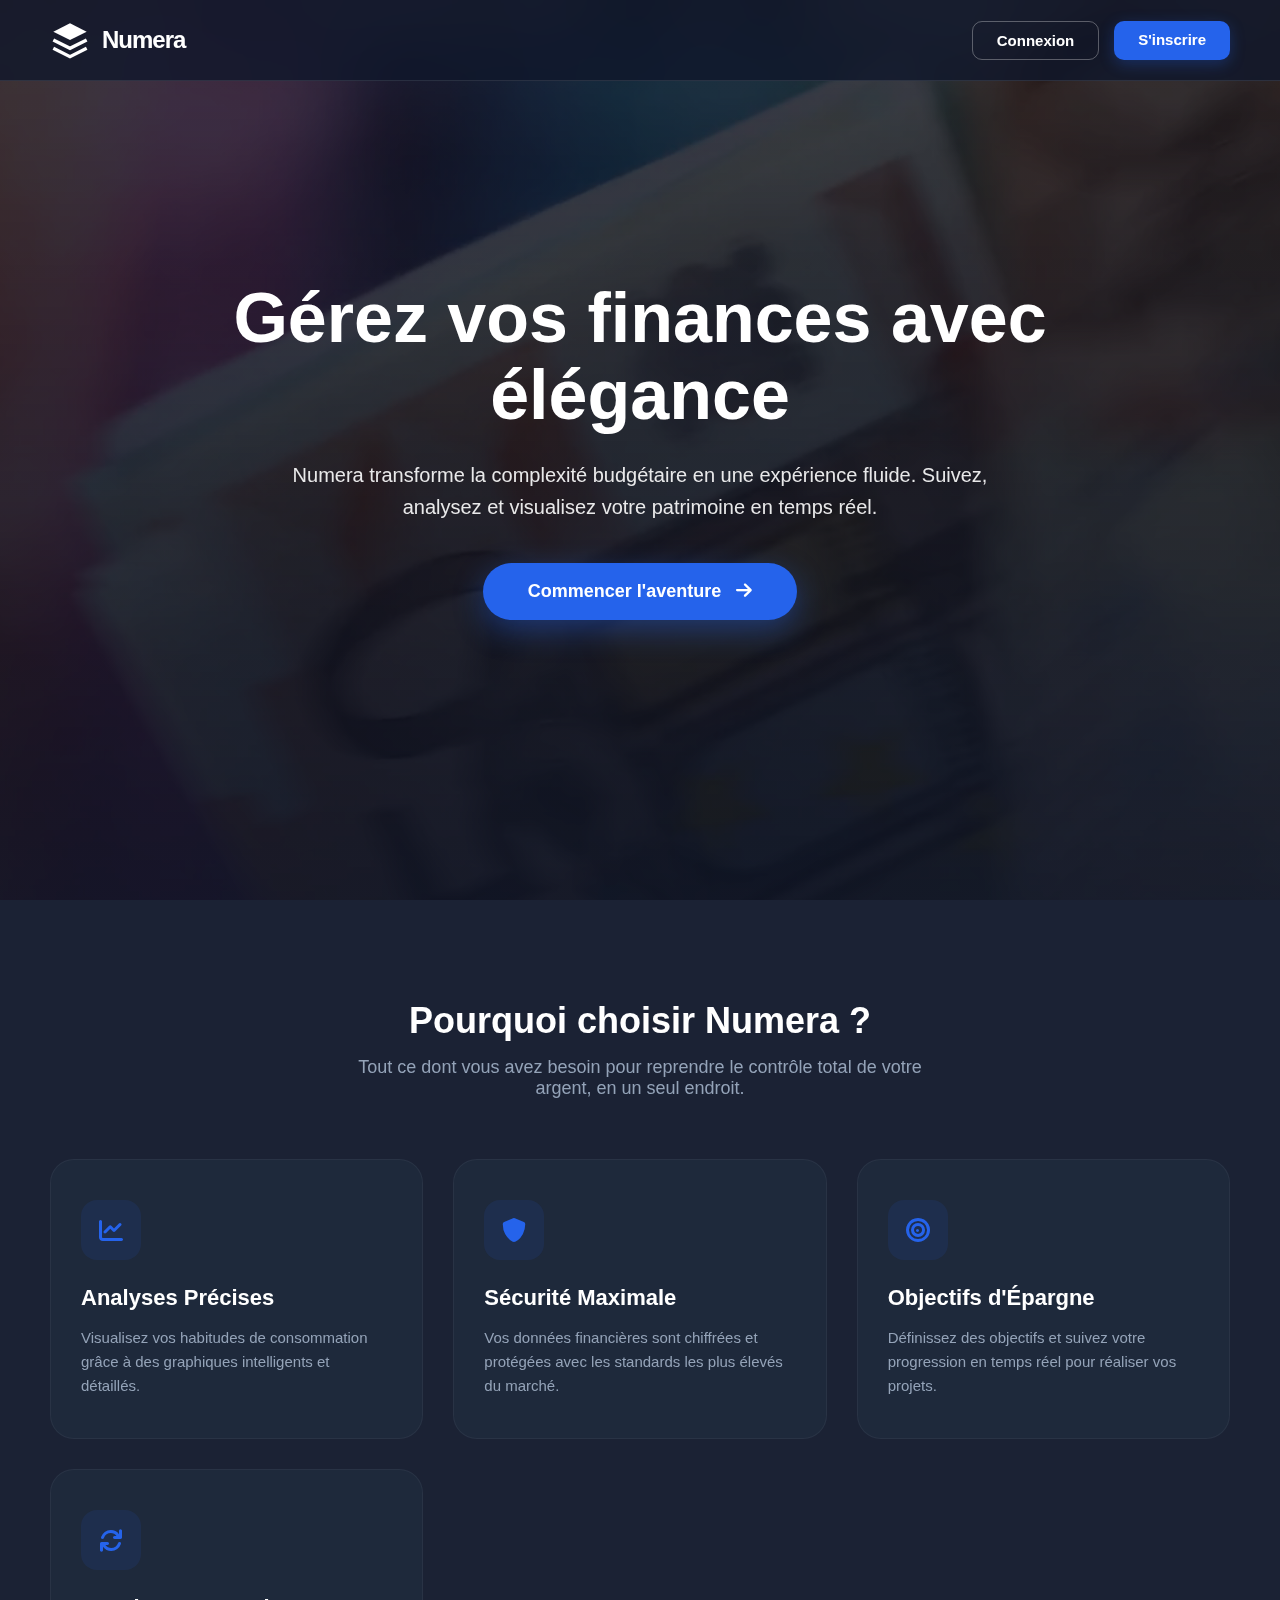
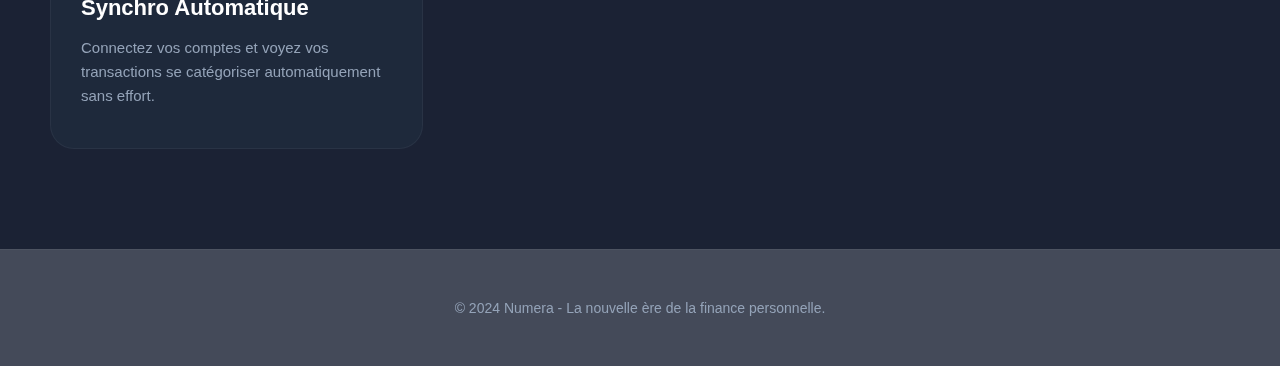
<file: index.html>
<!DOCTYPE html>
<html lang="fr">

<head>
    <meta charset="UTF-8">
    <meta name="viewport" content="width=device-width, initial-scale=1.0">
    <title>Numera - Maîtrisez vos Finances</title>
    <link rel="stylesheet" href="https://cdnjs.cloudflare.com/ajax/libs/font-awesome/6.0.0/css/all.min.css">

    <style>
        /* --- VARIABLES --- */
        :root {
            --primary: #2563eb;
            --primary-dark: #1e40af;
            --navy-dark: #0f172ac7;
            --navy-light: #1e293b;
            --white: #ffffff;
            --text-light: rgba(255, 255, 255, 0.9);
            --text-muted: #94a3b8;
        }

        /* --- RESET & BASE --- */
        * {
            margin: 0;
            padding: 0;
            box-sizing: border-box;
            font-family: 'Inter', -apple-system, sans-serif;
        }

        html {
            scroll-behavior: smooth;
        }

        body {
            background-color: var(--navy-dark);
            color: white;
            overflow-x: hidden;
        }

        /* --- HEADER --- */
        header {
            position: fixed;
            top: 0;
            left: 0;
            width: 100%;
            display: flex;
            justify-content: space-between;
            align-items: center;
            padding: 20px 50px;
            z-index: 1000;
            background: rgba(15, 23, 42, 0.8);
            backdrop-filter: blur(12px);
            border-bottom: 1px solid rgba(255, 255, 255, 0.1);
        }

        .logo {
            display: flex;
            align-items: center;
            gap: 12px;
            color: white;
            text-decoration: none;
        }

        .logo h2 {
            font-size: 24px;
            font-weight: 800;
            letter-spacing: -1px;
        }

        .nav-btns {
            display: flex;
            gap: 15px;
        }

        .btn {
            padding: 10px 24px;
            border-radius: 10px;
            font-weight: 600;
            text-decoration: none;
            transition: all 0.3s ease;
            font-size: 15px;
        }

        .btn-login {
            color: white;
            border: 1px solid rgba(255, 255, 255, 0.3);
        }

        .btn-login:hover {
            background: rgba(255, 255, 255, 0.1);
        }

        .btn-signup {
            background: var(--primary);
            color: white;
            box-shadow: 0 4px 15px rgba(37, 99, 235, 0.3);
        }

        .btn-signup:hover {
            background: var(--primary-dark);
            transform: translateY(-2px);
        }

        /* --- SECTION HERO (VIDEO BG) --- */
        .hero {
            position: relative;
            height: 100vh;
            width: 100%;
            display: flex;
            align-items: center;
            justify-content: center;
            text-align: center;
            padding: 0 20px;
        }

        .video-container {
            position: absolute;
            top: 0;
            left: 0;
            width: 100%;
            height: 100%;
            z-index: -2;
            overflow: hidden;
        }

        #bg-video {
            width: 100%;
            height: 100%;
            object-fit: cover;
            filter: brightness(0.3);
        }

        .overlay {
            position: absolute;
            top: 0;
            left: 0;
            width: 100%;
            height: 100%;
            background: linear-gradient(to bottom, rgba(15, 23, 42, 0.2), var(--navy-dark));
            z-index: -1;
        }

        .hero-content {
            max-width: 900px;
            z-index: 10;
        }

        .hero-content h1 {
            font-size: clamp(40px, 8vw, 70px);
            font-weight: 900;
            line-height: 1.1;
            margin-bottom: 25px;
            color: white;
        }

        .hero-content p {
            font-size: clamp(16px, 4vw, 20px);
            color: var(--text-light);
            margin-bottom: 40px;
            line-height: 1.6;
            max-width: 700px;
            margin-inline: auto;
        }

        .cta-main {
            padding: 18px 45px;
            background: var(--primary);
            color: white;
            text-decoration: none;
            border-radius: 50px;
            font-size: 18px;
            font-weight: 700;
            display: inline-block;
            transition: 0.3s;
            box-shadow: 0 10px 30px rgba(37, 99, 235, 0.4);
        }

        .cta-main:hover {
            transform: scale(1.05);
            background: var(--primary-dark);
        }

        /* --- SECTION FONCTIONNALITÉS --- */
        .features {
            padding: 100px 50px;
            background-color: var(--navy-dark);
            text-align: center;
        }

        .features-header {
            margin-bottom: 60px;
        }

        .features-header h2 {
            font-size: 36px;
            font-weight: 800;
            margin-bottom: 15px;
        }

        .features-header p {
            color: var(--text-muted);
            font-size: 18px;
            max-width: 600px;
            margin: 0 auto;
        }

        .features-grid {
            display: grid;
            grid-template-columns: repeat(auto-fit, minmax(280px, 1fr));
            gap: 30px;
            max-width: 1200px;
            margin: 0 auto;
        }

        .feature-card {
            background: var(--navy-light);
            padding: 40px 30px;
            border-radius: 24px;
            transition: all 0.3s ease;
            border: 1px solid rgba(255, 255, 255, 0.05);
            text-align: left;
        }

        .feature-card:hover {
            transform: translateY(-10px);
            border-color: var(--primary);
            box-shadow: 0 20px 40px rgba(0, 0, 0, 0.3);
        }

        .feature-icon {
            width: 60px;
            height: 60px;
            background: rgba(37, 99, 235, 0.1);
            color: var(--primary);
            display: flex;
            align-items: center;
            justify-content: center;
            border-radius: 16px;
            font-size: 24px;
            margin-bottom: 25px;
        }

        .feature-card h3 {
            font-size: 22px;
            margin-bottom: 15px;
            font-weight: 700;
        }

        .feature-card p {
            color: var(--text-muted);
            line-height: 1.6;
            font-size: 15px;
        }

        /* --- FOOTER SIMPLE --- */
        footer {
            padding: 50px;
            text-align: center;
            border-top: 1px solid rgba(255, 255, 255, 0.05);
            color: var(--text-muted);
            font-size: 14px;
        }

        /* --- RESPONSIVE --- */
        @media (max-width: 768px) {
            header { padding: 15px 20px; }
            .features { padding: 60px 20px; }
            .hero-content h1 { font-size: 40px; }
        }
    </style>
</head>

<body>

    <header>
        <a href="#" class="logo">
            <svg width="40" height="40" viewBox="0 0 24 24" fill="none" xmlns="http://www.w3.org/2000/svg">
                <path d="M12 2L2 7L12 12L22 7L12 2Z" fill="currentColor"></path>
                <path d="M2 17L12 22L22 17" stroke="currentColor" stroke-width="2"></path>
                <path d="M2 12L12 17L22 12" stroke="currentColor" stroke-width="2"></path>
            </svg>
            <h2>Numera</h2>
        </a>
        <div class="nav-btns">
            <a href="./connexion.html" class="btn btn-login">Connexion</a>
            <a href="./inscription.html" class="btn btn-signup">S'inscrire</a>
        </div>
    </header>

    <section class="hero">
        <div class="video-container">
            <video autoplay muted loop playsinline id="bg-video">
                <source src="./assets/4853-180863249_medium.mp4" type="video/mp4">
            </video>
        </div>
        <div class="overlay"></div>

        <div class="hero-content">
            <h1 id="hero-title">Gérez vos finances avec élégance</h1>
            <p>Numera transforme la complexité budgétaire en une expérience fluide. Suivez, analysez et visualisez votre
                patrimoine en temps réel.</p>
            <a href="./inscription.html" class="cta-main">Commencer l'aventure <i class="fas fa-arrow-right"
                    style="margin-left: 10px;"></i></a>
        </div>
    </section>

    <section class="features">
        <div class="features-header">
            <h2>Pourquoi choisir Numera ?</h2>
            <p>Tout ce dont vous avez besoin pour reprendre le contrôle total de votre argent, en un seul endroit.</p>
        </div>

        <div class="features-grid">
            <div class="feature-card">
                <div class="feature-icon"><i class="fas fa-chart-line"></i></div>
                <h3>Analyses Précises</h3>
                <p>Visualisez vos habitudes de consommation grâce à des graphiques intelligents et détaillés.</p>
            </div>

            <div class="feature-card">
                <div class="feature-icon"><i class="fas fa-shield-alt"></i></div>
                <h3>Sécurité Maximale</h3>
                <p>Vos données financières sont chiffrées et protégées avec les standards les plus élevés du marché.</p>
            </div>

            <div class="feature-card">
                <div class="feature-icon"><i class="fas fa-bullseye"></i></div>
                <h3>Objectifs d'Épargne</h3>
                <p>Définissez des objectifs et suivez votre progression en temps réel pour réaliser vos projets.</p>
            </div>

            <div class="feature-card">
                <div class="feature-icon"><i class="fas fa-sync"></i></div>
                <h3>Synchro Automatique</h3>
                <p>Connectez vos comptes et voyez vos transactions se catégoriser automatiquement sans effort.</p>
            </div>
        </div>
    </section>

    <footer>
        <p>&copy; 2024 Numera - La nouvelle ère de la finance personnelle.</p>
    </footer>

    <script>
        document.addEventListener('DOMContentLoaded', () => {
            const title = document.getElementById('hero-title');
            title.style.opacity = '0';
            title.style.transform = 'translateY(20px)';
            title.style.transition = 'all 1s ease-out';

            setTimeout(() => {
                title.style.opacity = '1';
                title.style.transform = 'translateY(0)';
            }, 300);
        });
    </script>

</body>

</html>
</file>
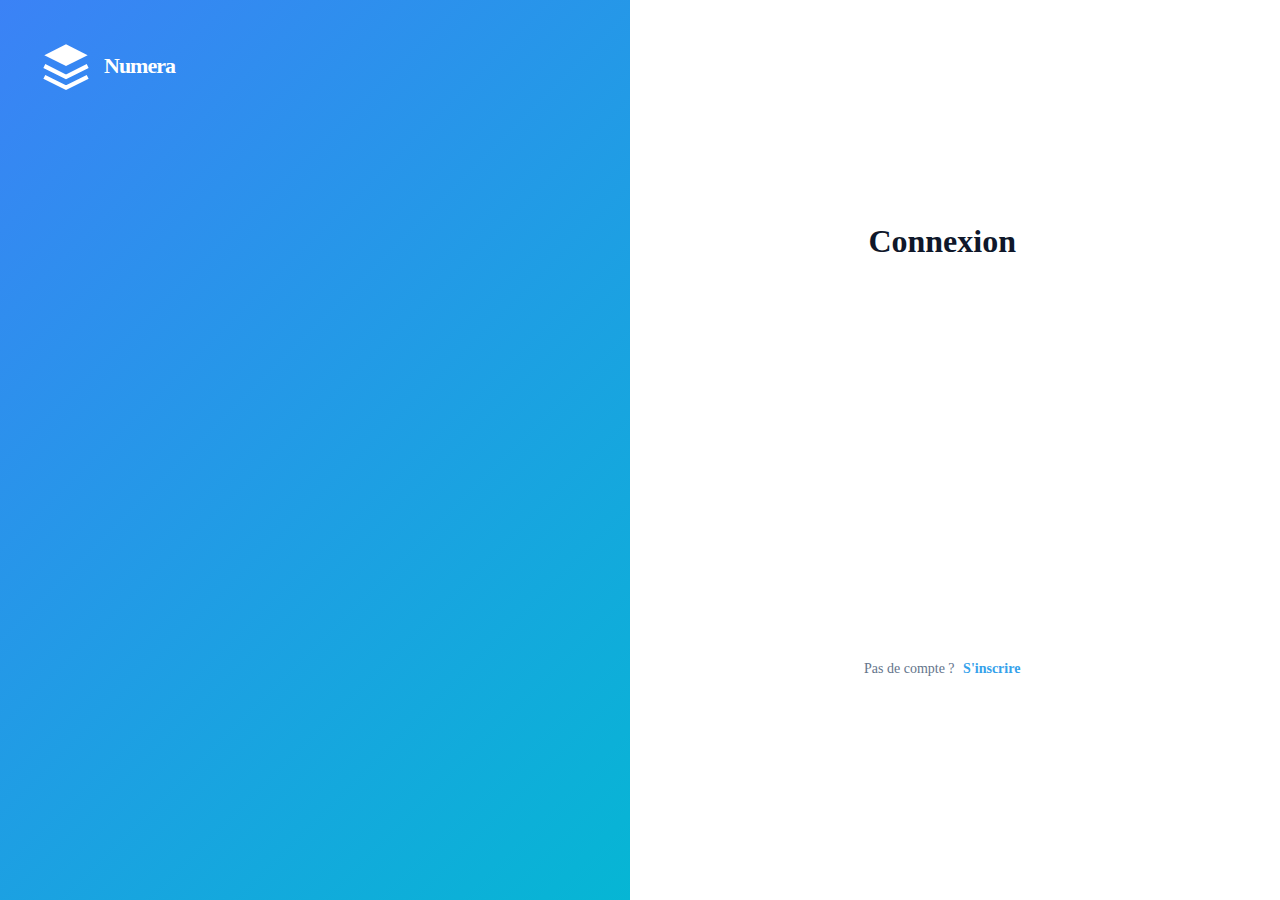
<file: budget.html>
<!DOCTYPE html>
<html lang="fr">

<head>
    <meta charset="UTF-8">
    <meta name="viewport" content="width=device-width, initial-scale=1.0">
    <link rel="stylesheet" href="https://cdnjs.cloudflare.com/ajax/libs/font-awesome/6.4.0/css/all.min.css">
    <link rel="stylesheet" href="./css/budget.css">
    <title>Budgets - Numera</title>
    <link rel="icon" type="image/svg+xml" href="./img/icon.svg">
</head>

<body>

    <div class="content">

        <aside>
            <div class="side">
                <div class="img">
                    <svg width="52" height="52" viewBox="0 0 24 24" fill="none" xmlns="http://www.w3.org/2000/svg">
                        <path d="M12 2L2 7L12 12L22 7L12 2Z" fill="currentColor"></path>
                        <path d="M2 17L12 22L22 17" stroke="currentColor" stroke-width="2"></path>
                        <path d="M2 12L12 17L22 12" stroke="currentColor" stroke-width="2"></path>
                    </svg>
                    <p>Numera</p>
                </div>
                <div class="separed"></div>
                <div class="nav">
                    <a href="./dasboard.html"><i class="fas fa-home"></i><span data-i18n="navDashboard">Dashboard</span></a>
                    <a href="./transaction.html"><i class="fas fa-exchange-alt"></i><span data-i18n="navTransaction">Transaction</span></a>
                    <a href="./budget.html"><i class="fas fa-piggy-bank"></i><span data-i18n="navBudget">Budget</span></a>
                    <a href="./profil.html"><i class="fas fa-user"></i><span data-i18n="navProfil">Profil</span></a>
                </div>
            </div>

            <div class="side">
                <div class="separed"></div>
                <div class="nav">
                    <a href="./parametre.html"><i class="fas fa-cog"></i><span data-i18n="navParametres">Parametres</span></a>
                    <a href="./deconnexion.html" id="logoutLink"><i
                            class="fas fa-right-from-bracket"></i><span data-i18n="navDeconnexion">Deconnexion</span></a>
                </div>
            </div>
        </aside>

        <main class="main-content" role="main">
            <header class="page-header">
                <h1 data-i18n="budget">Budgets</h1>
                <p data-i18n="marketingText">Optimisez vos finances avec des outils professionnels de suivi budgétaire.</p>
            </header>

            <section class="budget-summary" aria-labelledby="summary-heading">
                <h2 id="summary-heading" class="sr-only">Résumé des Budgets</h2>

                <div class="summary-cards">
                    <div class="summary-card">
                        <i class="fas fa-euro-sign"></i>
                        <div>
                            <h3 data-i18n="totalBudgeted">Total Budgétisé</h3>
                            <p id="totalBudgeted">0 €</p>
                        </div>
                    </div>
                    <div class="summary-card">
                        <i class="fas fa-chart-line"></i>
                        <div>
                            <h3 data-i18n="totalSpent">Total Dépensé</h3>
                            <p id="totalSpent">0 €</p>
                        </div>
                    </div>
                    <div class="summary-card">
                        <i class="fas fa-balance-scale"></i>
                        <div>
                            <h3 data-i18n="balance">Équilibre</h3>
                            <p id="balance">0 €</p>
                        </div>
                    </div>
                </div>

                <div class="summary-cards" style="margin-top: 20px;">
                    <div class="summary-card stat-card">
                        <div class="stat-info"
                            style="display: flex; justify-content: space-between; width: 100%; align-items: center;">
                            <h3 data-i18n="activeBudgets">Budgets Actifs</h3>
                            <span id="activeBudgetsCount"
                                style="font-size: 1.5rem; font-weight: bold; color: #10b981;">0</span>
                        </div>
                    </div>
                    <div class="summary-card stat-card">
                        <div class="stat-info"
                            style="display: flex; justify-content: space-between; width: 100%; align-items: center;">
                            <h3 data-i18n="exceededBudgets">Budgets Dépassés</h3>
                            <span id="overspentBudgetsCount"
                                style="font-size: 1.5rem; font-weight: bold; color: #ef4444;">0</span>
                        </div>
                    </div>
                    <div class="summary-card stat-card">
                        <div class="stat-info"
                            style="display: flex; justify-content: space-between; width: 100%; align-items: center;">
                            <h3 data-i18n="totalBudgets">Total Budgets</h3>
                            <span id="totalBudgetsCount"
                                style="font-size: 1.5rem; font-weight: bold; color: #1e293b;">0</span>
                        </div>
                    </div>
                </div>
            </section>

            <section class="add-budget-section" aria-labelledby="add-budget-heading">
                <div class="section-header">
                    <h2 id="add-budget-heading" data-i18n="createNewBudget">Créer un Nouveau Budget</h2>
                </div>
                <form class="budget-form" id="budgetForm" novalidate>
                    <div class="form-row">
                        <div class="form-group">
                            <label for="budgetName" data-i18n="budgetName">Nom du Budget <span class="required">*</span></label>
                            <input type="text" id="budgetName" name="budgetName" placeholder="Ex: Courses alimentaires"
                                required aria-describedby="nameHelp">
                            <small id="nameHelp" class="form-help" data-i18n="budgetNameHelp">Choisissez un nom descriptif pour votre
                                budget.</small>
                        </div>
                        <div class="form-group">
                            <label for="budgetAmount" data-i18n="amount">Montant (€) <span class="required">*</span></label>
                            <input type="number" id="budgetAmount" name="budgetAmount" placeholder="0.00" min="0.01"
                                step="0.01" required aria-describedby="amountHelp">
                            <small id="amountHelp" class="form-help" data-i18n="maxAmountHint">Entrez le montant maximum alloué.</small>
                        </div>
                    </div>
                    <div class="form-row">
                        <div class="form-group">
                            <label for="budgetCategory" data-i18n="selectCategory">Catégorie <span class="required">*</span></label>
                            <select id="budgetCategory" name="budgetCategory" required aria-describedby="categoryHelp">
                                <option value="">Sélectionnez une catégorie</option>
                                <option value="alimentation" data-icon="fas fa-utensils" data-i18n="food">Alimentation</option>
                                <option value="transport" data-icon="fas fa-car" data-i18n="transport">Transport</option>
                                <option value="loisirs" data-icon="fas fa-gamepad" data-i18n="leisure">Loisirs</option>
                                <option value="sante" data-icon="fas fa-heartbeat" data-i18n="health">Santé</option>
                                <option value="logement" data-icon="fas fa-home" data-i18n="housing">Logement</option>
                                <option value="education" data-icon="fas fa-graduation-cap" data-i18n="education">Éducation</option>
                                <option value="autre" data-icon="fas fa-ellipsis-h" data-i18n="other">Autre</option>
                            </select>
                            <small id="categoryHelp" class="form-help" data-i18n="categorizeBudget">Catégorisez votre budget pour un meilleur
                                suivi.</small>
                        </div>
                        <div class="form-group">
                            <label for="budgetPeriod" data-i18n="period">Période <span class="required">*</span></label>
                            <select id="budgetPeriod" name="budgetPeriod" required aria-describedby="periodHelp">
                                <option value="mensuel" data-i18n="monthly">Mensuel</option>
                                <option value="hebdomadaire" data-i18n="weekly">Hebdomadaire</option>
                                <option value="annuel" data-i18n="yearly">Annuel</option>
                            </select>
                            <small id="periodHelp" class="form-help" data-i18n="renewalFrequency">Définissez la fréquence de renouvellement.</small>
                        </div>
                    </div>
                    <div class="form-actions">
                        <button type="submit" class="btn-primary" id="submitBtn">
                            <i class="fas fa-plus"></i> <span data-i18n="createBudgetBtn">Créer le Budget</span>
                        </button>
                        <button type="reset" class="btn-secondary">
                            <i class="fas fa-undo"></i> <span data-i18n="resetBtn">Réinitialiser</span>
                        </button>
                    </div>
                </form>
            </section>

            <section class="budgets-list-section" aria-labelledby="budgets-list-heading">
                <div class="section-header">
                    <h2 id="budgets-list-heading" data-i18n="yourActiveBudgets">Vos Budgets Actifs</h2>
                    <div class="header-actions">
                        <button class="btn-filter" id="filterBtn">
                            <i class="fas fa-filter"></i> <span data-i18n="filterBudgets">Filtrer</span>
                        </button>
                        <button class="btn-clear" id="clearAllBtn">
                            <i class="fas fa-trash-alt"></i> <span data-i18n="clearAllBudgets">Tous supprimer</span>
                        </button>
                    </div>
                </div>
                <div class="budgets-container" id="budgetsContainer" role="list">
                </div>
                <div id="noBudgetsMessage" class="no-data">
                    <i class="fas fa-inbox"></i>
                    <p data-i18n="noBudgetMessage">Aucun budget créé pour le moment. Commencez par en ajouter un !</p>
                </div>
            </section>
        </main>
    </div>

    <div class="modal" id="editModal" role="dialog" aria-labelledby="editModalTitle" aria-hidden="true">
        <div class="modal-content">
            <div class="modal-header">
                <h3 id="editModalTitle" data-i18n="editBudget">Modifier le Budget</h3>
                <button class="modal-close" id="closeModal">&times;</button>
            </div>
            <form class="modal-form" id="editForm">
                <input type="hidden" id="editBudgetId">
                <div class="form-group">
                    <label for="editBudgetName" data-i18n="budgetName">Nom du Budget</label>
                    <input type="text" id="editBudgetName" required>
                </div>
                <div class="form-group">
                    <label for="editBudgetAmount" data-i18n="amount">Montant (€)</label>
                    <input type="number" id="editBudgetAmount" min="0.01" step="0.01" required>
                </div>
                <div class="form-actions">
                    <button type="submit" class="btn-primary" data-i18n="save">Enregistrer</button>
                    <button type="button" class="btn-secondary" id="cancelEdit" data-i18n="cancel">Annuler</button>
                </div>
            </form>
        </div>
    </div>

    <div id="confirmModal" class="modal">
        <div class="modal-content confirm-box">
            <i class="fas fa-exclamation-triangle warning-icon"></i>
            <h2 data-i18n="confirmation">Confirmation</h2>
            <p data-i18n="confirmDeleteBudget">Es-tu sûr de vouloir supprimer ce budget ?</p>
            <div class="confirm-btns">
                <button id="cancelDelete" class="btn-secondary" data-i18n="cancel">Annuler</button>
                <button id="confirmDelete" class="btn-danger" data-i18n="confirmDelete">Supprimer</button>
            </div>
        </div>
    </div>

    <div id="logoutModal" class="custom-modal2">
        <div class="modal-content2">
            <div class="modal-icon-warning" style="color: var(--primary-color);">
                <i class="fas fa-sign-out-alt"></i>
            </div>
            <h3 data-i18n="logout">Déconnexion</h3>
            <p data-i18n="logoutConfirmationMessage">Êtes-vous sûr de vouloir quitter votre session ?</p>
            <div class="modal-buttons">
                <button id="confirmLogoutBtn" class="btn-primary"
                    style="background-color: var(--primary-color); border:none; padding: 10px 24px; border-radius: 8px; color: white; cursor: pointer; font-weight: 600;" data-i18n="confirmLogout">Oui,
                    me déconnecter</button>
                <button id="cancelLogoutBtn" class="btn-cancel" data-i18n="cancel">Annuler</button>
            </div>
        </div>
    </div>

    <script src="./js/common.js"></script>
    <script src="./js/traduction.js"></script>
    <script src="./js/langue.js"></script>
    <script src="./js/notification.js"></script>
    <script src="./js/budget.js"></script>
</body>

</html>
</file>
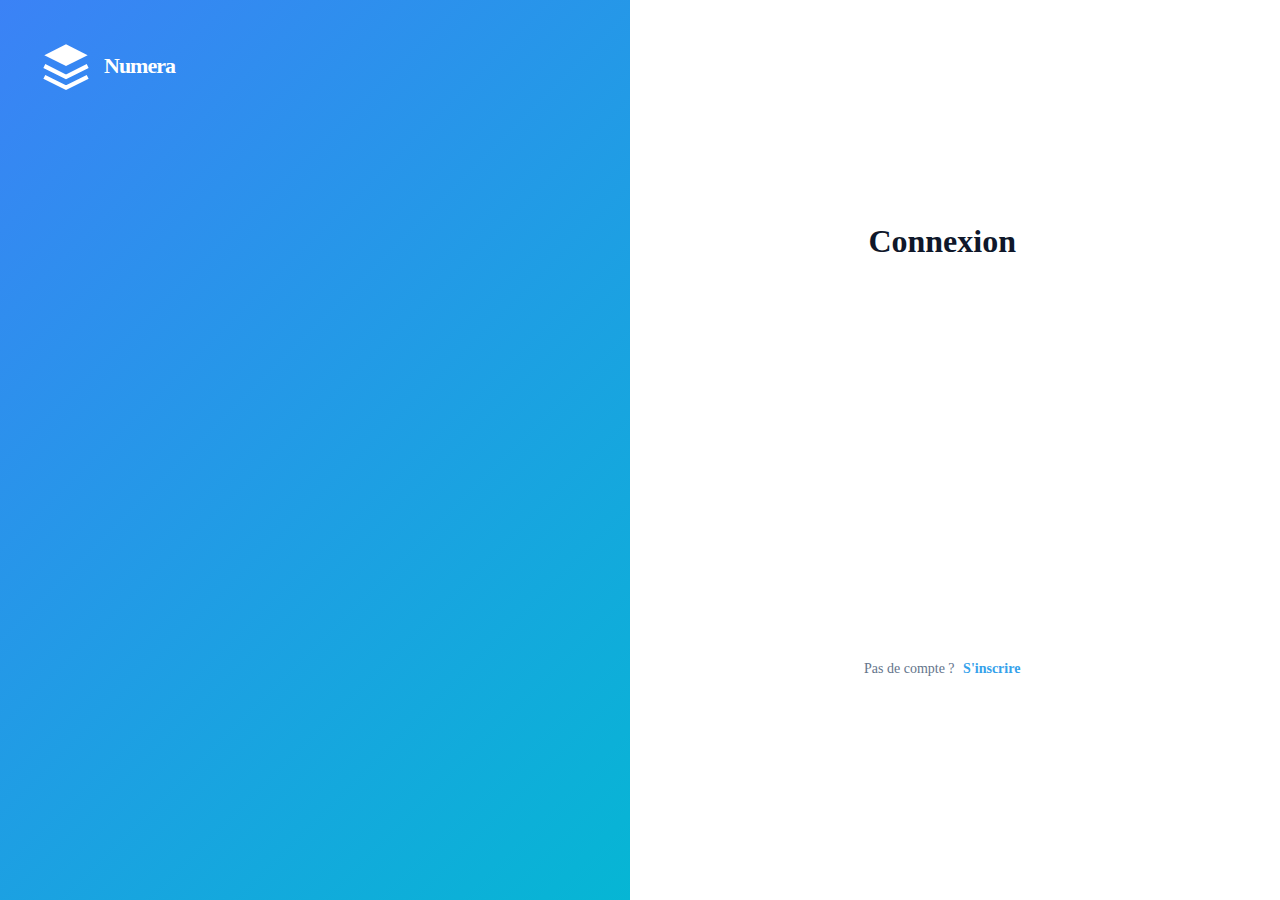
<file: connexion.html>
<!DOCTYPE html>
<html lang="fr">
<head>
    <meta charset="UTF-8">
    <meta name="viewport" content="width=device-width, initial-scale=1.0">
    <title>Connexion - Numera</title>
    <link rel="stylesheet" href="./css/connexion.css">
    <link rel="stylesheet" href="https://cdnjs.cloudflare.com/ajax/libs/font-awesome/6.4.0/css/all.min.css">
    <link rel="icon" type="image/svg+xml" href="./img/icon.svg">
</head>

<body>
     <header>
        <nav>
            <svg width="52" height="52" viewBox="0 0 24 24" fill="none" xmlns="http://www.w3.org/2000/svg">
                        <path d="M12 2L2 7L12 12L22 7L12 2Z" fill="currentColor"></path>
                        <path d="M2 17L12 22L22 17" stroke="currentColor" stroke-width="2"></path>
                        <path d="M2 12L12 17L22 12" stroke="currentColor" stroke-width="2"></path>
                    </svg>
            <h2>Numera</h2>
        </nav>
    </header>

    <form id="loginForm">
        <h3>Connexion</h3>
        <div class="profil">
            <i class="fas fa-user"></i>
        </div>

        <div class="input">
            <div class="input-box">
                <i class="fas fa-envelope"></i>
                <input type="email" id="loginEmail" placeholder="Entrez votre adresse email" required>
            </div>

            <div class="input-box">
                <i class="fas fa-lock"></i>
                <input type="password" id="loginPass" placeholder="Mot de passe" required>
            </div>
        </div>

        <div class="value">
            <button type="submit">Se connecter</button>
            <p>Pas de compte ? <a href="./inscription.html">S'inscrire</a></p>
        </div>
    </form>
    <script src="./js/common.js"></script>
    <script src="./js/connexion.js"></script>
</body>
</html>
</file>
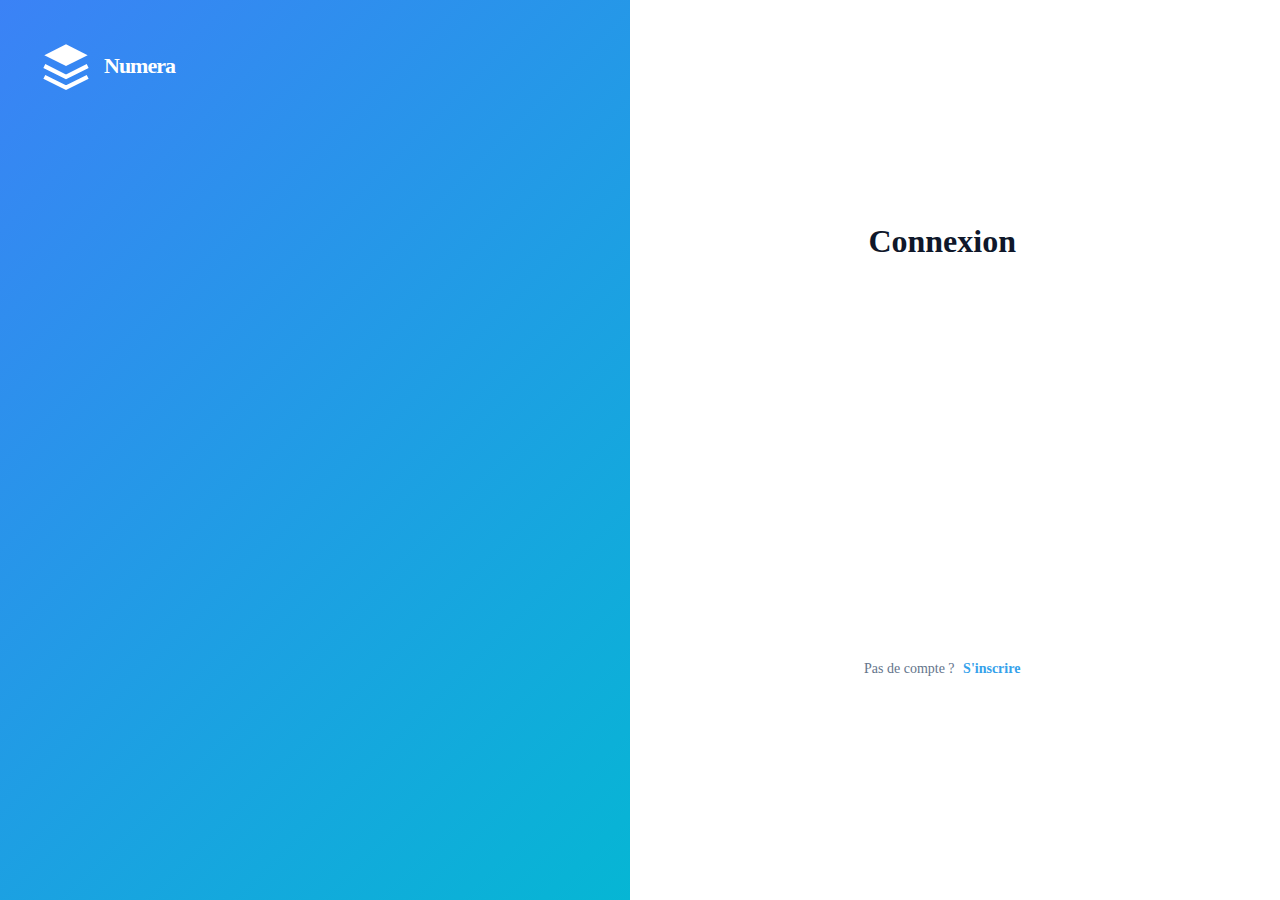
<file: parametre.html>
<!DOCTYPE html>
<html lang="fr">

<head>
    <meta charset="UTF-8">
    <meta name="viewport" content="width=device-width, initial-scale=1.0">
    <title>Paramètres - Numera</title>
    <link rel="stylesheet" href="https://cdnjs.cloudflare.com/ajax/libs/font-awesome/6.4.0/css/all.min.css">
    <link rel="stylesheet" href="./css/parametre.css">
    <link rel="icon" type="image/svg+xml" href="./img/icon.svg">
</head>

<body>

    <div class="content">
        <aside>
            <div class="side">
                <div class="img">
                    <svg width="52" height="52" viewBox="0 0 24 24" fill="none" xmlns="http://www.w3.org/2000/svg">
                        <path d="M12 2L2 7L12 12L22 7L12 2Z" fill="currentColor"></path>
                        <path d="M2 17L12 22L22 17" stroke="currentColor" stroke-width="2"></path>
                        <path d="M2 12L12 17L22 12" stroke="currentColor" stroke-width="2"></path>
                    </svg>
                    <p>Numera</p>
                </div>
                <div class="separed"></div>
                <div class="nav">
                    <a href="./dasboard.html"><i class="fas fa-home"></i><span data-i18n="navDashboard">Dashboard</span></a>
                    <a href="./transaction.html"><i class="fas fa-exchange-alt"></i><span data-i18n="navTransaction">Transaction</span></a>
                    <a href="./budget.html"><i class="fas fa-piggy-bank"></i><span data-i18n="navBudget">Budget</span></a>
                    <a href="./profil.html"><i class="fas fa-user"></i><span data-i18n="navProfil">Profil</span></a>
                </div>
            </div>

            <div class="side">
                <div class="separed"></div>
                <div class="nav">
                    <a href="./parametre.html"><i class="fas fa-cog"></i><span data-i18n="navParametres">Parametres</span></a>
                    <a href="./deconnexion.html" id="logoutLink"><i class="fas fa-right-from-bracket"></i><span data-i18n="navDeconnexion">Deconnexion</span></a>
                </div>
            </div>
        </aside>

        <main>
            <h1 data-i18n="settings">Paramètres</h1>
            <div class="card">

                <div class="card-item">
                    <div class="header">
                        <div class="icon-box">
                            <i class="fas fa-sun"></i>
                        </div>
                        <h3 data-i18n="appearance">Apparence</h3>
                    </div>
                    <div class="setting-item">
                        <div class="label">
                            <strong data-i18n="darkMode">Mode sombre</strong>
                            <small data-i18n="reduceEyeStrain">Réduire la fatigue oculaire</small>
                        </div>
                        <label class="switch">
                            <input type="checkbox" id="darkModeToggle">
                            <span class="slider"></span>
                        </label>
                    </div>

                    <div class="setting-color">
                        <div class="label">
                            <strong data-i18n="accentColor">Couleur d'accent</strong>
                            <small data-i18n="customizeUI">Personnaliser l'interface</small>
                        </div>
                        <div class="color">
                            <div class="color-option" data-color="#2563eb"
                                style="background: #36A2EB;"></div>
                            <div class="color-option" data-color="#10b981"
                                style="background: linear-gradient(180deg, #10b981 0%, #059669 100%);"></div>
                            <div class="color-option" data-color="#8b5cf6"
                                style="background: linear-gradient(180deg, #8b5cf6 0%, #7c3aed 100%);"></div>
                            <div class="color-option" data-color="#06B6D4"
                                style="background: linear-gradient(180deg, #06B6D4 0%, #0891B2 100%);"></div>
                        </div>
                    </div>

                    <div class="vue-theme">
                        <div class="text" data-i18n="themePreview">Aperçu du thème</div>
                        <div class="vue-element">
                            <div class="preview-box bg-preview" style="background: #ffffff; color: #333;">BG</div>
                            <div class="preview-box accent-box" style="background-color: #36A2EB; color: white;">Accent
                            </div>
                            <div class="preview-box border-preview" style="background: #e0e0e0; color: #333;">Border
                            </div>
                        </div>
                    </div>
                </div>

                <div class="card-item">
                    <div class="header">
                        <div class="icon-box">
                            <i class="fas fa-globe"></i>
                        </div>
                        <h3 data-i18n="generalPreferences">Préférences générales</h3>
                    </div>
                    <div class="form-group">
                        <label data-i18n="language">Langue</label>
                        <select id="languageSelect">
                            <option value="">Selectionnez une langue</option>
                            <option value="fr">Français</option>
                            <option value="en">Anglais</option>
                        </select>
                    </div>
                    <div class="form-group">
                        <label data-i18n="mainCurrency">Devise principale</label>
                        <select id="currencySelect">
                            <option value="FCFA">FCFA (XAF)</option>
                            <option value="€">Euro (€)</option>
                            <option value="$">Dollar US ($)</option>
                        </select>
                    </div>
                    <div class="setting-item">
                        <div class="label">
                            <strong data-i18n="budgetAlert">Notifications de dépassement</strong>
                            <small data-i18n="budgetAlertDesc">Alertes en cas de dépassement de budget</small>
                        </div>
                        <label class="switch">
                            <input type="checkbox" id="budgetOverrunToggle">
                            <span class="slider"></span>
                        </label>
                    </div>
                    <div class="setting-item">
                        <div class="label">
                            <strong>Rappels de saisie</strong>
                            <small>Recevoir des rappels pour enregistrer vos transactions</small>
                        </div>
                        <label class="switch">
                            <input type="checkbox" id="reminderToggle">
                            <span class="slider"></span>
                        </label>
                    </div>
                </div>

                <div class="card-item">
                    <div class="header">
                        <div class="icon-box">
                            <i class="fas fa-lock"></i>
                        </div>
                        <h3 data-i18n="security">Sécurité</h3>
                    </div>
                    <div class="form-group">
                        <label>Ancien mot de passe</label>
                        <div class="password-input">
                            <input type="password" id="oldPassword" placeholder="Entrez votre mot de passe actuel">
                            <button type="button" class="toggle-password-old"><i class="fas fa-eye-slash"></i></button>
                        </div>
                    </div>
                    <div class="form-group">
                        <label data-i18n="changePassword">Nouveau mot de passe</label>
                        <div class="password-input">
                            <input type="password" id="newPassword" placeholder="Nouveau mot de passe" data-placeholder="phNewPassword">
                            <button type="button" class="toggle-password"><i class="fas fa-eye-slash"></i></button>
                        </div>
                    </div>
                    <div class="form-group">
                        <label>Confirmer le nouveau mot de passe</label>
                        <div class="password-input">
                            <input type="password" id="confirmPassword" placeholder="Confirmer votre nouveau mot de passe">
                            <button type="button" class="toggle-password-confirm"><i class="fas fa-eye-slash"></i></button>
                        </div>
                    </div>
                    <button id="savePasswordBtn" class="btn-primary" style="width: 100%; margin-bottom: 16px;">
                        <i class="fas fa-check-circle"></i>
                        <span data-i18n="savePassword">Enregistrer le mot de passe</span>
                    </button>
                    <div class="setting-item">
                        <div class="label">
                            <strong data-i18n="twoFactorAuth">Double Authentification</strong>
                            <small data-i18n="enhancedSecurity">Sécurité renforcée</small>
                        </div>
                        <label class="switch">
                            <input type="checkbox" id="authToggle">
                            <span class="slider"></span>
                        </label>
                    </div>
                    <button id="resetDataBtn" class="btn-danger" style="width: 100%;">
                        <i class="fas fa-trash"></i>
                        <span>Réinitialiser les données locales</span>
                    </button>
                </div>

                <div class="card-item">
                    <div class="header">
                        <div class="icon-box">
                            <i class="fas fa-rotate-right"></i>
                        </div>
                        <h3>Synchronisation</h3>
                    </div>
                    <div class="info">
                        <strong>Dernière sauvegarde</strong>
                        <span id="lastBackupSpan">Aucune sauvegarde</span>
                    </div>
                    <button id="exportCSVBtn" class="btn-primary" style="width: 100%; margin: 16px 0;">
                        <i class="fas fa-file-export"></i>
                        <span>Exporter les données</span>
                    </button>
                    <div class="form-group">
                        <label>Importer un fichier</label>
                        <input type="file" id="importFile">
                    </div>
                </div>

                <div class="card-item">
                    <div class="header">
                        <div class="icon-box">
                            <i class="fas fa-info-circle"></i>
                        </div>
                        <h3>À propos</h3>
                    </div>
                    <div class="info">
                        <strong>Version</strong>
                        <span>--</span>
                    </div>
                    <div class="info">
                        <strong>Crédits</strong>
                        <span>Numera</span>
                    </div>
                    <div class="info" style="border-bottom: 1px solid var(--border-color);">
                        <strong>Confidentialité</strong>
                        <a href="#" style="color: var(--primary-color); text-decoration: none;">Lire la politique</a>
                    </div>
                    <div class="form-group">
                        <label style="margin-top: 16px;">Envoyer un retour</label>
                        <textarea id="feedbackText" rows="3" placeholder="Partager vos suggestions..."></textarea>
                    </div>
                    <button id="sendFeedbackBtn" class="btn-primary" style="width: 100%; margin-top: 16px; justify-content: center;">
                        <i class="far fa-paper-plane"></i>
                        <span>Envoyer</span>
                    </button>
                </div>

            </div>
        </main>
    </div>
    <div id="logoutModal" class="custom-modal2">
    <div class="modal-content2">
        <div class="modal-icon-warning" style="color: var(--primary-color);">
            <i class="fas fa-sign-out-alt"></i>
        </div>
        <h3>Déconnexion</h3>
        <p>Êtes-vous sûr de vouloir quitter votre session ?</p>
        <div class="modal-buttons">
            <button id="confirmLogoutBtn" class="btn-primary" style="background-color: var(--primary-color); border:none; padding: 10px 24px; border-radius: 8px; color: white; cursor: pointer; font-weight: 600;">Oui, me déconnecter</button>
            <button id="cancelLogoutBtn" class="btn-cancel">Annuler</button>
        </div>
    </div>
</div>

    <script src="./js/common.js"></script>
    <script src="./js/traduction.js"></script>
    <script src="./js/langue.js"></script>
    <script src="./js/notification.js"></script>
    <script src="./js/parametre.js"></script>
</body>

</html>
</file>
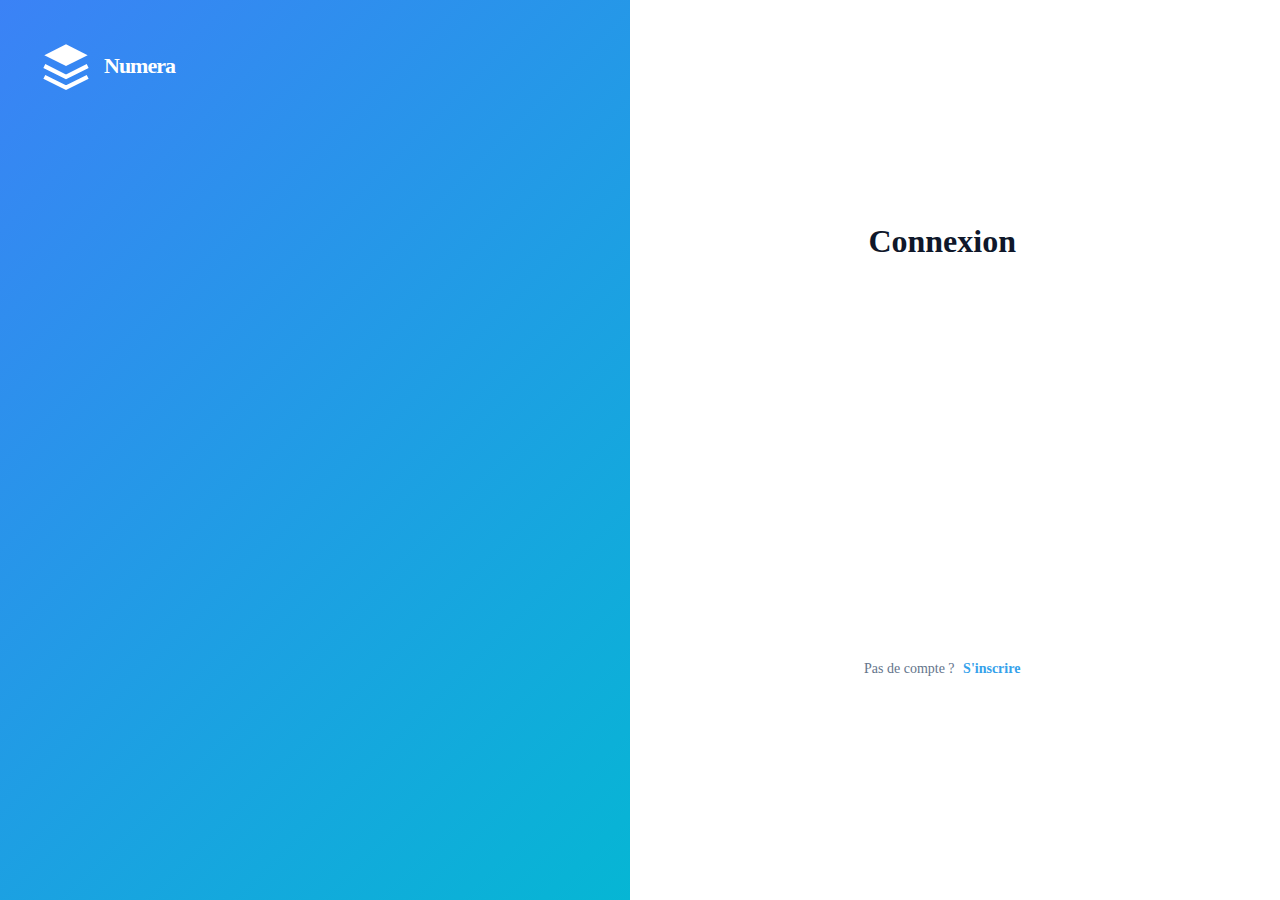
<file: transaction.html>
<!DOCTYPE html>
<html lang="fr">

<head>
    <meta charset="UTF-8">
    <meta name="viewport" content="width=device-width, initial-scale=1.0">
    <title>Transaction - Numera</title>
    <link rel="stylesheet" href="./css/transaction.css">
    <link rel="stylesheet" href="https://cdnjs.cloudflare.com/ajax/libs/font-awesome/6.4.0/css/all.min.css">
    <link rel="icon" type="image/svg+xml" href="./img/icon.svg">
</head>

<body>
    <!-- Overlay pour fermer la sidebar -->
<div class="sidebar-overlay"></div>

<!-- Header Mobile SIMPLE (sans profil) -->
<header class="mobile-header">
    <button class="menu-burger" id="menuBurger">
        <span></span>
        <span></span>
        <span></span>
    </button>
    
    <h2 class="header-title">Transactions</h2>
</header>
    <div class="content">
        <aside>

            <div class="side">
                <div class="img">
                    <svg width="52" height="52" viewBox="0 0 24 24" fill="none" xmlns="http://www.w3.org/2000/svg">
                        <path d="M12 2L2 7L12 12L22 7L12 2Z" fill="currentColor"></path>
                        <path d="M2 17L12 22L22 17" stroke="currentColor" stroke-width="2"></path>
                        <path d="M2 12L12 17L22 12" stroke="currentColor" stroke-width="2"></path>
                    </svg>
                    <p>Numera</p>
                </div>
                <div class="separed"></div>
                <div class="nav">
                    <a href="./dasboard.html"><i class="fas fa-home"></i><span data-i18n="navDashboard">Dashboard</span></a>
                    <a href="./transaction.html"><i class="fas fa-exchange-alt"></i><span data-i18n="navTransaction">Transaction</span></a>
                    <a href="./budget.html"><i class="fas fa-piggy-bank"></i><span data-i18n="navBudget">Budget</span></a>
                    <a href="./profil.html"><i class="fas fa-user"></i><span data-i18n="navProfil">Profil</span></a>
                </div>
            </div>


            <div class="side">
                <div class="separed"></div>
                <div class="nav">
                    <a href="./parametre.html"><i class="fas fa-cog"></i><span data-i18n="navParametres">Parametres</span></a>
                    <a href="./deconnexion.html" id="logoutLink"><i class="fas fa-right-from-bracket"></i><span data-i18n="navDeconnexion">Deconnexion</span></a>
                </div>
            </div>

        </aside>


        <main>

            <!-- ajouter une transaction -->
            <h1 data-i18n="addTransaction">Transactions</h1>
            <div class="card">
                <h3 data-i18n="addTransactionForm">Ajouter une transaction</h3>
                <form id="transactionForm">

                    <!-- type de la transaction -->
                    <div class="form-group">
                        <label for="transactionType" data-i18n="type">Type</label>
                        <select name="transactionType" id="transactionType" required>
                            <option value="" data-i18n="selectOption">Sélectionner</option>
                            <option value="expense" data-i18n="expense">Dépense</option>
                            <option value="income" data-i18n="income">Revenu</option>
                        </select>
                    </div>

                    <!-- categorie de la transaction -->
                    <div class="form-group">
                        <label for="transactionCategory" data-i18n="category">Catégorie</label>
                        <select name="transactionCategory" id="transactionCategory" required>
                            <option value="" data-i18n="selectOption">Selectionner</option>
                        </select>
                    </div>


                    <!-- montant de la transaction -->
                    <div class="form-group">
                        <label for="transactionAmount" data-i18n="amount">Montant</label>
                        <input type="number" id="transactionAmount" name="transactionAmount"
                            placeholder="Veuillez inserez un montant... " required>
                    </div>

                    <!-- Date de la transaction -->
                    <div class="form-group">
                        <label for="transactionDate" data-i18n="date">Date</label>
                        <input type="date" id="transactionDate" name="transactionDate" required>
                    </div>

                    <!-- bouton ajouter -->
                    <div class="form-group">
                        <button type="submit" class="btn-primary"><i class="fas fa-plus-circle"></i><span data-i18n="add">Ajouter</span></button>
                    </div>
                </form>

                <!-- description de la transaction -->
                <div class="description">
                    <label for="transactionDescription" data-i18n="optionalDescription">Description (optionnel)</label>
                    <input type="text" id="transactionDescription" name="transactionDescription"
                        placeholder="Description de la transaction..." data-placeholder="descriptionOptional">
                </div>
            </div>

            <div class="history-controls">
                <div class="filters">
                    <button class="filter-btn active" data-filter="all" data-i18n="all">Tous</button>
                    <button class="filter-btn" data-filter="income" data-i18n="revenues">Revenus</button>
                    <button class="filter-btn" data-filter="expense" data-i18n="expenses">Dépenses</button>
                </div>
                <button id="deleteAllBtn" class="btn-danger-outline" data-i18n="deleteAllBtn">
                    <i class="fas fa-trash-can"></i> Tous supprimer
                </button>
            </div>

            <div id="transactionsContainer">
            </div>
            <!-- historique des transactions  -->
            <div id="transactionsContainer">
                <!-- Transactions will be added here dynamically -->
            </div>
        </main>

    
    </div>

    <div id="editModal" class="custom-modal">
        <div class="modal-content">
            <div class="modal-header">
                <h3 data-i18n="editTransactionTitle">Modifier la transaction</h3>
                <p data-i18n="updateDetailsMessage">Mettez à jour les détails de votre opération</p>
            </div>
            <form id="editTransactionForm">
                <input type="hidden" id="editTransactionId">
                <div class="modal-body">
                    <div class="form-group">
                        <label for="editTransactionType" data-i18n="type">Type</label>
                        <select id="editTransactionType" required>
                            <option value="expense" data-i18n="expense">Dépense</option>
                            <option value="income" data-i18n="income">Revenu</option>
                        </select>
                    </div>

                    <div class="form-group">
                        <label for="editTransactionCategory" data-i18n="category">Catégorie</label>
                        <select id="editTransactionCategory" required>
                        </select>
                    </div>

                    <div class="form-group">
                        <label for="editTransactionAmount" data-i18n="amount">Montant (€)</label>
                        <div class="input-group">
                            <input type="number" id="editTransactionAmount" step="0.01" required>
                        </div>
                    </div>

                    <div class="form-group">
                        <label for="editTransactionDate" data-i18n="date">Date</label>
                        <input type="date" id="editTransactionDate" required>
                    </div>

                    <div class="form-group">
                        <label for="editTransactionDescription" data-i18n="optionalDescription">Description (optionnel)</label>
                        <input type="text" id="editTransactionDescription" placeholder="Notez un détail..." data-placeholder="phNoteDetail">
                    </div>
                </div>
                <div class="modal-footer">
                    <button type="button" id="cancelEdit" class="btn-secondary" data-i18n="cancel">Annuler</button>
                    <button type="submit" class="btn-primary" data-i18n="saveChanges">Enregistrer les modifications</button>
                </div>
            </form>
        </div>
    </div>
    <div id="toast-container"></div>
    
    <div id="deleteModal" class="custom-modal2">
        <div class="modal-content2">
            <div class="modal-icon-warning">
                <i class="fas fa-exclamation-triangle"></i>
            </div>
            <h3 data-i18n="deleteTransactionTitle">Supprimer la transaction ?</h3>
            <p data-i18n="irreversibleAction">Cette action est irréversible.</p>
            <div class="modal-buttons">
                <button id="confirmDeleteBtn" class="btn-confirm" data-i18n="confirmDelete">Supprimer</button>
                <button id="cancelDeleteBtn" class="btn-cancel" data-i18n="cancel">Annuler</button>
            </div>
        </div>
    </div>

    
    <div id="logoutModal" class="custom-modal2">
    <div class="modal-content2">
        <div class="modal-icon-warning" style="color: var(--primary-color);">
            <i class="fas fa-sign-out-alt"></i>
        </div>
        <h3 data-i18n="logout">Déconnexion</h3>
        <p data-i18n="logoutConfirmationMessage">Êtes-vous sûr de vouloir quitter votre session ?</p>
        <div class="modal-buttons">
            <button id="confirmLogoutBtn" class="btn-primary" style="background-color: var(--primary-color); border:none; padding: 10px 24px; border-radius: 8px; color: white; cursor: pointer; font-weight: 600;" data-i18n="confirmLogout">Oui, me déconnecter</button>
            <button id="cancelLogoutBtn" class="btn-cancel" data-i18n="cancel">Annuler</button>
        </div>
    </div>
</div>
    <script src="./js/common.js"></script>
    <script src="./js/traduction.js"></script>
    <script src="./js/langue.js"></script>
    <script src="./js/notification.js"></script>
    <script src="./js/transaction.js"></script>
</body>

</html>
</file>
<file: css/budget.css>
:root {
    --primary-color: #2563eb;
    --primary-dark: #1d4ed8;
    --secondary-color: #64748b;
    --success-color: #10b981;
    --warning-color: #f59e0b;
    --danger-color: #ef4444;
    --background-color: #f8fafc;
    --card-background: #ffffff;
    --text-primary: #1e293b;
    --text-secondary: #64748b;
    --border-color: #e2e8f0;
    --shadow: 0 4px 6px -1px rgba(0, 0, 0, 0.1), 0 2px 4px -1px rgba(0, 0, 0, 0.06);
    --shadow-hover: 0 10px 15px -3px rgba(0, 0, 0, 0.1), 0 4px 6px -2px rgba(0, 0, 0, 0.05);
    --border-radius: 8px;
    --transition: all 0.3s cubic-bezier(0.4, 0, 0.2, 1);
}

* {
    margin: 0;
    padding: 0;
    box-sizing: border-box;
}

body {
    font-family: 'Inter', -apple-system, BlinkMacSystemFont, 'Segoe UI', Roboto, sans-serif;
    background-color: var(--background-color);
    color: var(--text-primary);
    line-height: 1.6;
    -webkit-font-smoothing: antialiased;
    -moz-osx-font-smoothing: grayscale;
}

.content {
    display: flex;
    min-height: 100vh;
    gap: 0;
}

/* Sidebar Styles */
aside {
    display: flex;
    flex-direction: column;
    background: none;
    height: 100vh;
    justify-content: space-between;
    font-weight: 600;
    position: fixed;
    top: 0;
    left: 0;
    padding: 24px 20px;
    color: #ffffff;
    box-shadow: var(--shadow);
    width: 280px;
    z-index: 1000;
}

.side {
    display: flex;
    flex-direction: column;
}

.img {
    width: 100%;
    height: 80px;
    margin-bottom: 24px;
    display: flex;
    align-items: center;
    gap: 16px;
    padding-left: 8px;
}

.img svg {
    color: #ffffff;
}

.img p {
    font-size: 30px;
    font-weight: 700;
    -webkit-text-stroke: 0.5px rgba(0, 0, 0, 0.3);
}

.separed {
    height: 2px;
    background: linear-gradient(90deg, transparent, rgba(255, 255, 255, 0.3), transparent);
    margin: 20px 0;
    border-radius: 1px;
}

.nav {
    display: flex;
    flex-direction: column;
    width: 100%;
}

.side .nav a {
    font-size: 16px;
    text-decoration: none;
    color: rgba(255, 255, 255, 0.9);
    padding: 12px 16px;
    margin: 4px 0;
    display: flex;
    align-items: center;
    gap: 12px;
    border-radius: var(--border-radius);
    transition: var(--transition);
    position: relative;
}

.side .nav a:hover:not(.active) {
    background-color: rgba(255, 255, 255, 0.15);
    transform: translateX(4px);
}

.side .nav a.active {
    background-color: rgba(255, 255, 255, 0.2);
    color: #ffffff;
    box-shadow: inset 4px 0 0 rgba(255, 255, 255, 0.8);
}

.side .nav i {
    width: 20px;
    text-align: center;
    font-size: 18px;
}

/* Main Content */
.main-content {
    flex: 1;
    margin-left: 280px;
    padding: 32px;
    background-color: var(--background-color);
    animation: fadeInUp 0.6s ease-out;
}

@keyframes fadeInUp {
    from {
        opacity: 0;
        transform: translateY(30px);
    }
    to {
        opacity: 1;
        transform: translateY(0);
    }
}

/* Page Header */
.page-header {
    margin-bottom: 40px;
    text-align: center;
}

.page-header h1 {
    font-size: 28px;
    font-weight: 700;
    color: black;
    margin-bottom: 8px;
    text-align: left;
}

.page-header p {
    font-size: 1.125rem;
    color: var(--text-secondary);
    max-width: 600px;
    margin: 0 auto;
}

/* Budget Summary */
.budget-summary {
    margin-bottom: 40px;
}

.summary-cards {
    display: grid;
    grid-template-columns: repeat(auto-fit, minmax(250px, 1fr));
    gap: 24px;
}

.summary-card {
    background: var(--card-background);
    padding: 24px;
    border-radius: var(--border-radius);
    box-shadow: var(--shadow);
    display: flex;
    align-items: center;
    gap: 16px;
    transition: var(--transition);
    border: 1px solid var(--border-color);
}

.summary-card:hover {
    transform: translateY(-2px);
    box-shadow: var(--shadow-hover);
}

.summary-card i {
    font-size: 2rem;
    color: black;
    background: rgba(37, 99, 235, 0.1);
    padding: 12px;
    border-radius: 50%;
}

.summary-card h3 {
    font-size: 0.875rem;
    font-weight: 600;
    color: var(--text-secondary);
    text-transform: uppercase;
    letter-spacing: 0.05em;
    margin-bottom: 4px;
}

.summary-card p {
    font-size: 1.5rem;
    font-weight: 700;
    color: var(--text-primary);
}

/* Sections */
.add-budget-section,
.budgets-list-section {
    background: var(--card-background);
    padding: 32px;
    border-radius: var(--border-radius);
    box-shadow: var(--shadow);
    margin-bottom: 32px;
    border: 1px solid var(--border-color);
}

.section-header {
    display: flex;
    justify-content: space-between;
    align-items: center;
    margin-bottom: 24px;
    flex-wrap: wrap;
    gap: 16px;
}

.header-actions {
    display: flex;
    gap: 12px;
}

.section-header h2 {
    font-size: 1.5rem;
    font-weight: 700;
    color: var(--text-primary);
}

.btn-filter {
    background: var(--secondary-color);
    color: white;
    border: none;
    padding: 8px 16px;
    border-radius: var(--border-radius);
    cursor: pointer;
    transition: var(--transition);
    display: flex;
    align-items: center;
    gap: 8px;
}

.btn-filter:hover {
    background: #475569;
}

.btn-clear {
    background: var(--danger-color);
    color: white;
    border: none;
    padding: 8px 16px;
    border-radius: var(--border-radius);
    cursor: pointer;
    transition: var(--transition);
    display: flex;
    align-items: center;
    gap: 8px;
    font-size: 0.875rem;
}

.btn-clear:hover {
    background: #dc2626;
}

/* Form Styles */
.budget-form {
    display: flex;
    flex-direction: column;
    gap: 24px;
}

.form-row {
    display: grid;
    grid-template-columns: 1fr 1fr;
    gap: 24px;
}

.form-group {
    display: flex;
    flex-direction: column;
}

.form-group label {
    font-weight: 600;
    color: var(--text-primary);
    margin-bottom: 6px;
    display: flex;
    align-items: center;
    gap: 4px;
}

.required {
    color: var(--danger-color);
}

.form-group input,
.form-group select {
    padding: 12px 16px;
    border: 2px solid var(--border-color);
    border-radius: var(--border-radius);
    font-size: 1rem;
    transition: var(--transition);
    background: var(--card-background);
}

.form-group input:focus,
.form-group select:focus {
    outline: none;
    border-color: var(--primary-color);
    box-shadow: 0 0 0 3px rgba(37, 99, 235, 0.1);
}

.form-help {
    font-size: 0.875rem;
    color: var(--text-secondary);
    margin-top: 4px;
}

.form-actions {
    display: flex;
    gap: 16px;
    justify-content: flex-start;
    flex-wrap: wrap;
}

.btn-primary,
.btn-secondary {
    padding: 12px 24px;
    border: none;
    border-radius: var(--border-radius);
    font-size: 1rem;
    font-weight: 600;
    cursor: pointer;
    transition: var(--transition);
    display: flex;
    align-items: center;
    gap: 8px;
    text-decoration: none;
}

.btn-primary {
    background: var(--primary-color);
    color: white;
}

.btn-primary:hover {
    background: var(--primary-dark);
    transform: translateY(-1px);
    box-shadow: var(--shadow);
}

.btn-secondary {
    background: var(--secondary-color);
    color: white;
}

.btn-secondary:hover {
    background: #475569;
}

/* Budget Cards */
.budgets-container {
    display: grid;
    grid-template-columns: repeat(auto-fill, minmax(350px, 1fr));
    gap: 24px;
}

.budget-card {
    background: var(--card-background);
    border-radius: var(--border-radius);
    box-shadow: var(--shadow);
    border: 1px solid var(--border-color);
    overflow: hidden;
    transition: var(--transition);
    position: relative;
}

.budget-card:hover {
    transform: translateY(-4px);
    box-shadow: var(--shadow-hover);
}

.budget-header {
    padding: 20px;
    background: linear-gradient(135deg, var(--primary-color), var(--primary-dark));
    color: white;
    display: flex;
    align-items: center;
    gap: 12px;
}

.budget-header i {
    font-size: 1.5rem;
}

.budget-header h3 {
    font-size: 1.125rem;
    font-weight: 600;
}

.budget-content {
    padding: 20px;
}

.budget-details {
    display: flex;
    justify-content: space-between;
    margin-bottom: 16px;
}

.detail-item {
    text-align: center;
}

.detail-item .label {
    font-size: 0.875rem;
    color: var(--text-secondary);
    margin-bottom: 4px;
}

.detail-item .value {
    font-size: 1.125rem;
    font-weight: 600;
    color: var(--text-primary);
}

.progress-container {
    margin-bottom: 16px;
}

.progress-label {
    display: flex;
    justify-content: space-between;
    font-size: 0.875rem;
    color: var(--text-secondary);
    margin-bottom: 8px;
}

.progress-bar {
    height: 8px;
    background: #e2e8f0;
    border-radius: 4px;
    overflow: hidden;
}

.progress-fill {
    height: 100%;
    background: linear-gradient(90deg, var(--success-color), var(--warning-color), var(--danger-color));
    transition: width 0.3s ease;
}

.budget-actions {
    display: flex;
    gap: 8px;
    justify-content: flex-end;
}

.btn-edit,
.btn-delete {
    padding: 8px 12px;
    border: none;
    border-radius: var(--border-radius);
    font-size: 0.875rem;
    cursor: pointer;
    transition: var(--transition);
    display: flex;
    align-items: center;
    gap: 6px;
}

.btn-edit {
    background: var(--success-color);
    color: white;
}

.btn-edit:hover {
    background: #059669;
}

.btn-delete {
    background: var(--danger-color);
    color: white;
}

.btn-delete:hover {
    background: #dc2626;
}

/* No Data Message */
.no-data {
    text-align: center;
    padding: 48px 24px;
    color: var(--text-secondary);
}

.no-data i {
    font-size: 3rem;
    margin-bottom: 16px;
    opacity: 0.5;
}

/* Modal */
.modal {
    display: none;
    position: fixed;
    z-index: 2000;
    left: 0;
    top: 0;
    width: 100%;
    height: 100%;
    background-color: rgba(0, 0, 0, 0.5);
    backdrop-filter: blur(4px);
}

.modal.show {
    display: flex;
    align-items: center;
    justify-content: center;
}

.modal-content {
    background: var(--card-background);
    border-radius: var(--border-radius);
    box-shadow: var(--shadow-hover);
    width: 90%;
    max-width: 500px;
    max-height: 90vh;
    overflow-y: auto;
}

.modal-header {
    padding: 24px;
    border-bottom: 1px solid var(--border-color);
    display: flex;
    justify-content: space-between;
    align-items: center;
}

.modal-header h3 {
    font-size: 1.25rem;
    font-weight: 700;
}

.modal-close {
    background: none;
    border: none;
    font-size: 1.5rem;
    cursor: pointer;
    color: var(--text-secondary);
}

.modal-form {
    padding: 24px;
}

.form-actions{
    margin-top: 20px;
}




/* Notifications */
.notification {
    position: fixed;
    top: 20px;
    right: 20px;
    padding: 12px 24px;
    border-radius: var(--border-radius);
    color: white;
    z-index: 3000;
    animation: slideIn 0.3s ease;
    box-shadow: var(--shadow);
}

@keyframes slideIn {
    from {
        transform: translateX(100%);
        opacity: 0;
    }
    to {
        transform: translateX(0);
        opacity: 1;
    }
}

@keyframes slideOut {
    to {
        transform: translateX(100%);
        opacity: 0;
    }
}

.notification-success {
    background: var(--success-color);
}

.notification-error {
    background: var(--danger-color);
}

.notification-info {
    background: var(--primary-color);
}

/* Field Error */
.field-error {
    color: var(--danger-color);
    font-size: 0.875rem;
    margin-top: 4px;
}

/* Accessibility */
.sr-only {
    position: absolute;
    width: 1px;
    height: 1px;
    padding: 0;
    margin: -1px;
    overflow: hidden;
    clip: rect(0, 0, 0, 0);
    white-space: nowrap;
    border: 0;
}

/* Responsive Design */
@media (max-width: 1024px) {
    aside {
        width: 240px;
    }
    .main-content {
        margin-left: 240px;
    }
}

@media (max-width: 768px) {
    aside {
        transform: translateX(-100%);
        transition: transform 0.3s ease;
    }
    aside.show {
        transform: translateX(0);
    }
    .main-content {
        margin-left: 0;
        padding: 16px;
    }
    .page-header h1 {
        font-size: 2rem;
    }
    .form-row {
        grid-template-columns: 1fr;
    }
    .budgets-container {
        grid-template-columns: 1fr;
    }
    .summary-cards {
        display: inline-flex;
        gap: 10px;
    }
    .summary-card{
        width: 200px;
        height: 65px;
        padding: 10px;
    }


    .summary-card div{
        display: flex;
        flex-direction: column;
        justify-content: center;
        padding: 5px;

    }

    .summary-card p {
        font-size: 1rem;
        font-weight: 600;
    }
    .summary-card i {
        font-size: 1rem;
        padding: 8px;
    }

    .summary-card h3 {
        font-size: 0.75rem;
    }


    .section-header {
        flex-direction: column;
        align-items: flex-start;
    }
}

@media (max-width: 480px) {
    .main-content {
        padding: 12px;
    }
    .add-budget-section,
    .budgets-list-section {
        padding: 20px;
    }
    .form-actions {
        flex-direction: column;
    }
    .btn-primary,
    .btn-secondary {
        width: 100%;
        justify-content: center;
    }
}


.budget-card {
    background: #ffffff;
    border-radius: 10px;
    box-shadow: 0 4px 12px rgba(0,0,0,0.08);
    overflow: hidden; /* Important pour que l'en-tête suive l'arrondi */
    border: 1px solid #eee;
    margin-bottom: 20px;
}

/* L'en-tête bleu solide */
.card-header-solid {
    padding: 15px 20px;
    color: white;
    display: flex;
    justify-content: space-between;
    align-items: center;
}

.header-main { display: flex; align-items: center; gap: 10px; }
.header-main i { font-size: 1.2rem; }
.header-main h3 { margin: 0; font-size: 1.1rem; font-weight: 500; }

.badge-period {
    font-size: 0.7rem;
    background: rgba(255, 255, 255, 0.2);
    padding: 2px 8px;
    border-radius: 4px;
}

/* Corps et Stats */
.stats-row {
    display: grid;
    grid-template-columns: 1fr 1fr 1fr;
    padding: 20px 15px;
    text-align: center;
}

.stat-label { display: block; font-size: 0.8rem; color: #666; margin-bottom: 5px; }
.stat-val { font-weight: 700; font-size: 0.95rem; color: #333; }

/* Barre de progression */
.progress-area { padding: 0 20px 20px; }
.progress-labels { display: flex; justify-content: space-between; font-size: 0.8rem; color: #555; margin-bottom: 5px; }
.progress-track-bg { background: #e9ecef; height: 8px; border-radius: 10px; overflow: hidden; }

/* Actions */
.card-btns {
    display: flex;
    padding: 15px;
    gap: 10px;
    background: #fafafa;
    border-top: 1px solid #f0f0f0;
}

.btn-edit-green, .btn-delete-red {
    flex: 1;
    border: none;
    padding: 10px;
    border-radius: 6px;
    color: white;
    font-weight: 600;
    cursor: pointer;
    display: flex;
    align-items: center;
    justify-content: center;
    gap: 8px;
}

.btn-edit-green { background-color: #10b981; }
.btn-delete-red { background-color: #ef4444; }

.progress-bar-inner {
    height: 100%;
    transition: width 0.5s ease-in-out, background-color 0.5s ease;
    border-radius: 10px;
}


.confirm-box {
    text-align: center;
    max-width: 400px !important;
    padding: 30px !important;
}

.warning-icon {
    font-size: 3rem;
    color: #f59e0b;
    margin-bottom: 15px;
}

.confirm-btns {
    display: flex;
    gap: 15px;
    margin-top: 25px;
}



.btn-danger {
    flex: 1;
    background: #ef4444;
    color: white;
    border: none;
    padding: 12px;
    border-radius: 8px;
    cursor: pointer;
    font-weight: 600;
}

/* Le conteneur style "Pilule" */
.custom-toast {
    position: fixed;
    bottom: 30px;
    right: 30px;
    background-color: #10b981; /* Le vert de ton image */
    color: white;
    padding: 12px 25px;
    border-radius: 12px; /* Forme pilule très arrondie */
    display: flex;
    align-items: center;
    gap: 15px;
    z-index: 10000;
    box-shadow: 0 4px 15px rgba(0, 0, 0, 0.2);
    font-family: sans-serif;
    font-weight: 500;
    animation: slideInRight 0.5s ease forwards;
}

/* Le cercle blanc autour de l'icône */
.toast-icon-wrapper {
    background-color: white;
    width: 24px;
    height: 24px;
    border-radius: 50%;
    display: flex;
    align-items: center;
    justify-content: center;
}

/* L'icône elle-même (la coche verte) */
.toast-icon-wrapper i {
    color: #10b981;
    font-size: 14px;
}

/* Animations */
@keyframes slideInRight {
    from { transform: translateX(100%); opacity: 0; }
    to { transform: translateX(0); opacity: 1; }
}

.custom-toast.hide {
    animation: fadeOut 0.5s ease forwards;
}

@keyframes fadeOut {
    to { opacity: 0; transform: translateY(20px); }
}


/* --- Styles pour le Modal de Déconnexion (custom-modal2) --- */
.custom-modal2 {
    display: none; /* Piloté par le JS */
    position: fixed;
    top: 0;
    left: 0;
    width: 100%;
    height: 100%;
    background-color: rgba(0, 0, 0, 0.6); /* Fond sombre */
    backdrop-filter: blur(5px); /* Flou d'arrière-plan */
    z-index: 9999; /* Supérieur au z-index de l'aside (1000) */
    justify-content: center;
    align-items: center;
}

.modal-content2 {
    background-color: #ffffff;
    padding: 30px;
    border-radius: 15px;
    width: 90%;
    max-width: 400px;
    text-align: center;
    box-shadow: 0 20px 25px -5px rgba(0, 0, 0, 0.2);
    animation: modalScaleIn 0.3s ease-out;
}

@keyframes modalScaleIn {
    from { transform: scale(0.9); opacity: 0; }
    to { transform: scale(1); opacity: 1; }
}

.modal-icon-warning {
    font-size: 50px;
    margin-bottom: 15px;
}

.modal-content2 h3 {
    font-size: 22px;
    color: var(--text-primary);
    margin-bottom: 10px;
}

.modal-content2 p {
    color: var(--text-secondary);
    margin-bottom: 25px;
}

.modal-buttons {
    display: flex;
    gap: 12px;
    justify-content: center;
}

.btn-cancel {
    background-color: #f1f5f9;
    color: #64748b;
    border: none;
    padding: 10px 20px;
    border-radius: 8px;
    cursor: pointer;
    font-weight: 600;
    transition: var(--transition);
}

.btn-cancel:hover {
    background-color: #e2e8f0;
}
</file>
<file: css/connexion.css>
/* --- SUCCÈS INPUT --- */
.input-box input.input-success {
    border-color: #22c55e !important;
    background: #e7f9ef !important; /* Vert très clair, bien visible */
    box-shadow: 0 0 0 2px #bbf7d0;
    border-radius: 12px !important;
    padding-left: 48px !important;
}
.input-box input.input-success + i {
    color: #22c55e !important;
}
/* --- ERREUR INPUT --- */
.input-error {}
.input-box input.input-error {
    border-color: #ef4444 !important;
    background: #fef2f2 !important;
    box-shadow: 0 0 0 2px #fee2e2;
    border-radius: 12px !important;
    padding-left: 48px !important;
}
.input-box input.input-error + i {
    color: #ef4444 !important;
}
.error-message {
    color: #ef4444;
    font-size: 0.85em;
    margin-top: 4px;
    font-weight: 500;
}
/* --- VARIABLES --- */
:root {
    --primary: #36A2EB;
    --primary-dark: #1e40af;
    --text-main: #0f172a;
    --text-muted: #64748b;
    --border: #e2e8f0;
    --bg-light: #f8fafc;
    --navy-dark: #0f172a;
    --gradient-primary: linear-gradient(135deg, #3b82f6 0%, #06b6d4 100%);
}

/* --- STRUCTURE GÉNÉRALE --- */
* {
    margin: 0;
    padding: 0;
    box-sizing: border-box;
}

body {
    min-height: 100vh;
    display: flex;
    background-color: white;
    overflow-x: hidden;
}

/* Colonne de gauche (Design Statique) */
body::before {
    content: "";
    flex: 1.1;
    background: var(--gradient-primary);
    display: block;
    position: relative;
}

#svg-panel {
    position: absolute;
    left: 0;
    top: 0;
    width: 45vw;
    height: 100vh;
    display: flex;
    align-items: center;
    justify-content: center;
    pointer-events: none;
    z-index: 2;
}
#svg-panel img {
    width: 420px;
    max-width: 90%;
    height: auto;
    filter: drop-shadow(0 2px 16px rgba(0,0,0,0.12));
}

/* --- HEADER / LOGO --- */
header {
    position: absolute;
    top: 40px;
    left: 40px;
    z-index: 10;
    color: white;
}

nav {
    display: flex;
    align-items: center;
    gap: 12px;
}

nav h2 {
    font-size: 22px;
    font-weight: 800;
    letter-spacing: -1px;
}

/* --- FORMULAIRES (TOUS) --- */
#loginForm, #forgotForm, #otpForm, #resetForm {
    flex: 1;
    display: flex;
    flex-direction: column;
    justify-content: center;
    padding: 0 10% 0 8%;
    max-width: 650px;
    animation: fadeInRight 0.8s cubic-bezier(0.16, 1, 0.3, 1) forwards;
}

#loginForm h3, #forgotForm h3, #otpForm h3, #resetForm h3 {
    font-size: 32px;
    font-weight: 800;
    color: var(--text-main);
    margin-bottom: 20px;
    text-align: center;
}

/* --- FORMULAIRE (PARTIE DROITE) --- */
#loginForm {
    flex: 1;
    display: flex;
    flex-direction: column;
    justify-content: center;
    padding: 0 10% 0 8%;
    max-width: 650px;
    /* Animation Fade In Right */
    animation: fadeInRight 0.8s cubic-bezier(0.16, 1, 0.3, 1) forwards;
}

@keyframes fadeInRight {
    from { opacity: 0; transform: translateX(40px); }
    to { opacity: 1; transform: translateX(0); }
}

#loginForm h3 {
    font-size: 32px;
    font-weight: 800;
    color: var(--text-main);
    margin-bottom: 30px;
    text-align: center;
}

/* Style de l'icône de profil centrale */
.profil {
    display: flex;
    justify-content: center;
    margin-bottom: 40px;
}

.profil i {
    background-color: var(--bg-light);
    color: var(--primary);
    padding: 30px;
    border-radius: 50%;
    font-size: 32px;
    border: 1px solid var(--border);
    box-shadow: 0 4px 10px rgba(0,0,0,0.03);
}

/* --- CHAMPS DE SAISIE --- */
.input {
    display: flex;
    flex-direction: column;
    gap: 20px;
}

.input-box {
    position: relative;
}

.input-box i {
    position: absolute;
    left: 18px;
    top: 50%;
    transform: translateY(-50%);
    color: var(--text-muted);
    font-size: 15px;
    transition: color 0.3s;
}

.input-box input {
    width: 100%;
    padding: 16px 16px 16px 52px;
    border-radius: 12px;
    border: 1.5px solid var(--border);
    background: var(--bg-light);
    font-size: 15px;
    outline: none;
    transition: all 0.3s ease;
}

.input-box input:focus {
    border-color: var(--primary);
    background: white;
    box-shadow: 0 0 0 4px rgba(37, 99, 235, 0.1);
}

.input-box input:focus + i {
    color: var(--primary);
}

/* --- BOUTON ET FOOTER --- */
.value {
    margin-top: 40px;
}

.value button {
    width: 100%;
    padding: 16px;
    background: var(--primary);
    color: white;
    border: none;
    border-radius: 12px;
    font-size: 16px;
    font-weight: 600;
    cursor: pointer;
    transition: all 0.3s cubic-bezier(0.4, 0, 0.2, 1);
    box-shadow: 0 10px 15px -3px rgba(37, 99, 235, 0.3);
}

.value button:hover {
    background: var(--primary-dark);
    transform: translateY(-2px);
    box-shadow: 0 20px 25px -5px rgba(37, 99, 235, 0.4);
}

.value button:disabled {
    background: #cbd5e1;
    cursor: not-allowed;
    transform: none;
    box-shadow: none;
}

.value p {
    text-align: center;
    margin-top: 25px;
    font-size: 14px;
    color: var(--text-muted);
}

.value a {
    color: var(--primary);
    text-decoration: none;
    font-weight: 700;
    margin-left: 5px;
}

.value a:hover {
    text-decoration: underline;
}

/* --- STYLE POUR LES INFOS EN PARAGRAPHES --- */
#forgotForm .info-text,
#otpForm .info-text,
#resetForm .info-text {
    text-align: center;
    color: var(--text-muted);
    font-size: 14px;
    margin-bottom: 30px;
    line-height: 1.5;
}

/* --- STYLE POUR LES LIENS DE RETOUR --- */
.link-return {
    color: var(--text-muted) !important;
    font-weight: 500 !important;
    font-size: 13px !important;
    text-decoration: none;
    transition: color 0.3s ease;
}

.link-return:hover {
    color: var(--primary) !important;
}

/* --- RESPONSIVE --- */

/* Tablettes (On réduit la partie gauche) */
@media (max-width: 1024px) {
    body::before { flex: 0.7; }
    #loginForm { padding: 0 5%; }
}

/* Mobiles (On passe en une seule colonne) */
@media (max-width: 850px) {
    body {
        background-color: var(--bg-light);
        flex-direction: column;
        justify-content: center;
        align-items: center;
        padding: 20px;
    }
        #svg-panel {
            display: none !important;
        }

    body::before { display: none; } /* On cache la colonne sombre */

    header {
        position: relative;
        top: 0; left: 0;
        margin-bottom: 30px;
        color: var(--text-main);
        width: 100%;
        max-width: 440px;
    }

    header nav { justify-content: center; }
    header nav svg { color: var(--primary); }

    #loginForm {
        padding: 40px 30px;
        border-radius: 24px;
            box-shadow: none !important;
        max-width: 440px;
        width: 100%;
        animation: fadeInUp 0.6s ease-out;
    }

    #loginForm h3 { text-align: center; }

    @keyframes fadeInUp {
        from { opacity: 0; transform: translateY(30px); }
        to { opacity: 1; transform: translateY(0); }
    }
}

/* Mobiles étroits */
@media (max-width: 480px) {
    #loginForm { padding: 30px 20px; }
    #loginForm h3 { font-size: 26px; }
    .profil i { padding: 25px; font-size: 24px; }
}

/* --- ANIMATIONS IDENTIQUES À INSCRIPTION --- */

/* 1. Animation de base pour chaque champ */
.input-box {
    opacity: 0;
    animation: fadeInSimple 0.5s ease forwards;
}

/* 2. Décalage (Delay) pour l'effet de cascade */
.input-box:nth-child(1) { animation-delay: 0.3s; } /* Email */
.input-box:nth-child(2) { animation-delay: 0.4s; } /* Mot de passe */

/* 3. Animation du bloc de profil (optionnel, pour plus de style) */
.profil {
    opacity: 0;
    animation: fadeInSimple 0.6s ease forwards;
    animation-delay: 0.2s;
}

/* 4. Animation du bouton de connexion */
.value button {
    opacity: 0;
    animation: fadeInSimple 0.5s ease forwards;
    animation-delay: 0.5s;
}

/* 5. Keyframes partagées */
@keyframes fadeInSimple {
    from { 
        opacity: 0; 
        transform: translateY(-30px); 
    }
    to { 
        opacity: 1; 
        transform: translateY(0); 
    }
}

/* --- STYLE SPÉCIFIQUE POUR L'INPUT OTP --- */
#otpCode {
    width: 200px !important;
    text-align: center !important;
    font-size: 28px !important;
    font-weight: bold !important;
    letter-spacing: 10px !important;
    border-radius: 12px !important;
    border: 1.5px solid var(--border) !important;
    padding: 20px 16px !important;
    background: var(--bg-light) !important;
}

#otpCode:focus {
    border-color: var(--primary) !important;
    background: white !important;
    box-shadow: 0 0 0 4px rgba(37, 99, 235, 0.1) !important;
}

/* --- CONTENEUR CENTRÉ POUR OTP --- */
#otpForm .input {
    display: flex;
    justify-content: center;
}

#otpForm .input-box {
    display: flex;
    justify-content: center;
    width: auto;
}

#otpForm .input-box i {
    display: none;
}

/* --- STYLE DU POPUP DE CONNEXION (TOAST) --- */
.success-toast {
    position: fixed;
    top: 30px;
    left: 50%;
    transform: translateX(-50%); /* Centre horizontalement */
    background: #10b981; /* Vert succès */
    color: white;
    padding: 16px 32px;
    border-radius: 16px;
    display: flex;
    align-items: center;
    gap: 15px;
    z-index: 10000;
    box-shadow: 0 10px 25px rgba(16, 185, 129, 0.3);
    font-weight: 600;
    font-size: 16px;
    animation: slideDownIn 0.5s cubic-bezier(0.18, 0.89, 0.32, 1.28) forwards;
}

.success-toast i {
    font-size: 20px;
}

/* Animation d'entrée (Glisse vers le bas) */
@keyframes slideDownIn {
    from {
        opacity: 0;
        transform: translate(-50%, -40px);
    }
    to {
        opacity: 1;
        transform: translate(-50%, 0);
    }
}

/* Animation de sortie (Fade out) */
.success-toast.fade-out {
    opacity: 0;
    transform: translate(-50%, -20px);
    transition: all 0.5s ease;
}

/* Responsive pour Mobile */
@media (max-width: 480px) {
    .success-toast {
        width: 90%;
        font-size: 14px;
        padding: 12px 20px;
        top: 20px;
    }
}







/* --- POPUP ERREUR CENTRÉ (MODAL) --- */
.modal-confirm-overlay {
    position: fixed;
    top: 0;
    left: 0;
    width: 100vw;
    height: 100vh;
    background: rgba(0,0,0,0.7);
    display: flex;
    justify-content: center;
    align-items: center;
    z-index: 10000;
    backdrop-filter: blur(5px);
}
.modal-confirm-content {
    background: white;
    padding: 40px;
    border-radius: 20px;
    text-align: center;
    max-width: 420px;
    width: 90%;
    box-shadow: 0 20px 40px rgba(0, 0, 0, 0.3);
    animation: modalPop 0.4s cubic-bezier(0.175, 0.885, 0.32, 1.275);
}
.modal-confirm-content i {
    font-size: 60px;
    color: #ef4444;
    margin-bottom: 20px;
    display: block;
}
.modal-confirm-content h2 {
    font-size: 26px;
    margin-bottom: 15px;
    color: #ef4444;
    font-weight: 800;
}
.modal-confirm-content p {
    color: #64748b;
    font-size: 16px;
    line-height: 1.6;
    margin-bottom: 30px;
}
.btn-confirm-ok {
    background-color: #ef4444;
    color: white;
    border: none;
    padding: 14px 0;
    width: 100%;
    border-radius: 12px;
    font-weight: 700;
    cursor: pointer;
    font-size: 16px;
    transition: all 0.3s;
}
.btn-confirm-ok:hover {
    background-color: #b91c1c;
    transform: translateY(-2px);
    box-shadow: 0 5px 15px rgba(239, 68, 68, 0.4);
}
@keyframes modalPop {
    from {
        transform: scale(0.8);
        opacity: 0;
    }
    to {
        transform: scale(1);
        opacity: 1;
    }
}
</file>
<file: css/parametre.css>
/* CSS Variables for Professional Theming */
:root {
    --primary-color: #2563eb;
    --primary-dark: #1d4ed8;
    --secondary-color: #64748b;
    --success-color: #10b981;
    --warning-color: #f59e0b;
    --danger-color: #ef4444;
    --background-color: #f8fafc;
    --card-background: #ffffff;
    --text-primary: #1e293b;
    --text-secondary: #64748b;
    --border-color: #e2e8f0;
    --shadow: 0 4px 6px -1px rgba(0, 0, 0, 0.1), 0 2px 4px -1px rgba(0, 0, 0, 0.06);
    --shadow-hover: 0 10px 15px -3px rgba(0, 0, 0, 0.1), 0 4px 6px -2px rgba(0, 0, 0, 0.05);
    --border-radius: 8px;
    --transition: all 0.3s cubic-bezier(0.4, 0, 0.2, 1);
}

* {
    margin: 0;
    padding: 0;
    box-sizing: border-box;
}

body {
    font-family: 'Inter', -apple-system, BlinkMacSystemFont, 'Segoe UI', Roboto, sans-serif;
    background-color: var(--background-color);
    color: var(--text-primary);
    line-height: 1.6;
    -webkit-font-smoothing: antialiased;
    -moz-osx-font-smoothing: grayscale;
}

.content {
    gap: 20px;
    min-height: 100vh;
    align-items: start;
}

/* Sidebar Styles */
aside {
    display: flex;
    flex-direction: column;
    background: none;
    height: 100vh;
    justify-content: space-between;
    font-weight: 600;
    position: fixed;
    top: 0;
    left: 0;
    padding: 24px 20px;
    color: #ffffff;
    box-shadow: var(--shadow);
    width: 280px;
    z-index: 1000;
}

.side {
    display: flex;
    flex-direction: column;
}

.img {
    width: 100%;
    height: 80px;
    margin-bottom: 24px;
    display: flex;
    align-items: center;
    gap: 16px;
    padding-left: 8px;
}

.img svg {
    color: #ffffff;
}

.img p {
    font-size: 30px;
    font-weight: 700;
    -webkit-text-stroke: 0.5px rgba(0, 0, 0, 0.3);
}

.separed {
    height: 2px;
    background: linear-gradient(90deg, transparent, rgba(255, 255, 255, 0.3), transparent);
    margin: 20px 0;
    border-radius: 1px;
}

.nav {
    display: flex;
    flex-direction: column;
    width: 100%;
}

.side .nav a {
    font-size: 16px;
    text-decoration: none;
    color: rgba(255, 255, 255, 0.9);
    padding: 12px 16px;
    margin: 4px 0;
    display: flex;
    align-items: center;
    gap: 12px;
    border-radius: var(--border-radius);
    transition: var(--transition);
    position: relative;
}

.side .nav a:hover:not(.active) {
    background-color: rgba(255, 255, 255, 0.15);
    transform: translateX(4px);
}

.side .nav a.active {
    background-color: rgba(255, 255, 255, 0.2);
    color: #ffffff;
    box-shadow: inset 4px 0 0 rgba(255, 255, 255, 0.8);
}

.side .nav i {
    width: 20px;
    text-align: center;
    font-size: 18px;
}

main {
    display: flex;
    flex-direction: column;
    margin-left: 280px; 
    overflow: auto;
    padding: 10px 0px 0px 16px; 
    animation: fadeInUp 0.6s ease-out;
}

@keyframes fadeInUp {
    from {
        opacity: 0;
        transform: translateY(30px);
    }
    to {
        opacity: 1;
        transform: translateY(0);
    }
}

main h1 {
    margin-bottom: 20px;
    padding-top: 20px;
    font-size: 30px;
}

.card {
    display: grid;
    grid-template-columns: repeat(auto-fit, minmax(350px, 1fr));
    gap: 24px;
    margin: 0px 40px 25px 0px;
}

.card-item {
    background: #ffffff;
    border-radius: 16px;
    padding: 24px;
    box-shadow: 0 2px 8px rgba(0, 0, 0, 0.08);
    transition: all 0.3s ease;
}

/* --- MODIFICATION ICI : Style des headers avec Icon-Box --- */
.card .card-item .header {
    display: flex;
    align-items: center;
    gap: 15px;
    margin-bottom: 20px;
    padding-bottom: 16px;
    border-bottom: 1px solid #e0e0e0;
}

.icon-box {
    width: 42px;
    height: 42px;
    border-radius: 12px; /* Style comme sur ta capture */
    display: flex;
    align-items: center;
    justify-content: center;
    flex-shrink: 0;
    transition: var(--transition);
    background: var(--primary-color); /* Couleur par défaut */
}

.icon-box i {
    color: #ffffff !important; /* L'icône doit rester blanche */
    font-size: 18px;
}
/* ------------------------------------------------------- */

.card .card-item .setting-item {
    display: flex;
    justify-content: space-between;
    align-items: center;
    padding: 16px 0;
    border-bottom: 1px solid #e0e0e0;
}

.card .card-item .label {
    display: flex;
    flex-direction: column;
    gap: 4px;
}

.card .card-item .setting-item .switch {
    position: relative;
    display: inline-block;
    width: 50px;
    height: 24px;
}

.card .card-item .setting-item .switch input {
    opacity: 0;
    width: 0;
    height: 0;
}

.card .card-item .setting-item .switch .slider {
    position: absolute;
    cursor: pointer;
    top: 0;
    left: 0;
    right: 0;
    bottom: 0;
    background-color: #e0e0e0;
    transition: .4s;
    border-radius: 34px;
}

.card .card-item .setting-item .switch .slider:before {
    position: absolute;
    content: "";
    height: 18px;
    width: 18px;
    left: 3px;
    bottom: 3px;
    background-color: white;
    transition: .4s;
    border-radius: 50%;
}

.card .card-item .setting-item .switch input:checked + .slider {
    background-color: #4ade80;
}

.card .card-item .setting-item .switch input:checked + .slider:before {
    transform: translateX(26px);
}

.setting-color {
    display: flex;
    justify-content: space-between;
    align-items: center;
    padding: 16px 0;
    border-bottom: 1px solid #e0e0e0;
}

.color {
    display: flex;
    gap: 12px;
}

.color-option {
    width: 36px;
    height: 36px;
    border-radius: 50%;
    cursor: pointer;
    border: 3px solid transparent;
    transition: all 0.2s;
}

.vue-theme {
    margin-top: 16px;
    padding: 20px;
    background: #f8f9fa;
    border-radius: 12px;
    border: 2px solid #e0e0e0;
}

.vue-theme .text {
    font-size: 13px;
    color: #6c757d;
    margin-bottom: 8px;
}

.vue-element {
    display: flex;
    gap: 8px;
    flex-wrap: wrap;
}

.preview-box {
    width: 60px;
    height: 40px;
    border-radius: 6px;
    display: flex;
    align-items: center;
    justify-content: center;
    font-size: 11px;
}

.card-item .form-group {
    margin-bottom: 16px;
}

.card-item .form-group:last-child {
    margin-bottom: 0;
}

.card-item .form-group label {
    display: block;
    margin-bottom: 6px;
    font-weight: 500;
    font-size: 14px;
    color: var(--text-primary);
}

.card-item .form-group select, input[type="text"], input[type="password"], input[type="file"], textarea {
    width: 100%;
    padding: 10px 14px;
    border: 1px solid #e0e0e0;
    border-radius: 8px;
    background: #f8f9fa;
    color: #1a1a1a;
    font-size: 14px;
    transition: all 0.2s;
}

.card-item .form-group select:focus, input[type="text"]:focus, input[type="password"]:focus, input[type="file"]:focus, textarea:focus {
    outline: none;
    border-color: var(--primary-color);
    background: #ffffff;
    box-shadow: 0 0 0 3px rgba(37, 99, 235, 0.1);
}

.password-input {
    position: relative;
    margin-top: 8px;
}

.password-input input {
    padding-right: 40px;
}

.password-input .toggle-password,
.password-input .toggle-password-old,
.password-input .toggle-password-confirm {
    position: absolute;
    right: 12px;
    top: 50%;
    transform: translateY(-50%);
    background: none;
    border: none;
    cursor: pointer;
    color: #6c757d;
    padding: 4px 8px;
    transition: color 0.2s;
}

.password-input .toggle-password:hover,
.password-input .toggle-password-old:hover,
.password-input .toggle-password-confirm:hover {
    color: var(--primary-color);
}

/* --- SECURITY CARD IMPROVEMENTS --- */
.card-item:has(> .header .icon-box i.fa-lock) {
    /* Grouper les champs de mot de passe */
}

.card-item:has(> .header .icon-box i.fa-lock) .form-group {
    position: relative;
    padding-bottom: 8px;
}

.card-item:has(> .header .icon-box i.fa-lock) .form-group:nth-of-type(3) {
    /* Ancien mot de passe */
    border-bottom: 1px solid #f0f0f0;
    margin-bottom: 12px;
    padding-bottom: 12px;
}

.card-item:has(> .header .icon-box i.fa-lock) .form-group:nth-of-type(4) {
    /* Nouveau mot de passe */
    margin-bottom: 8px;
}

.card-item:has(> .header .icon-box i.fa-lock) .form-group:nth-of-type(5) {
    /* Confirmer mot de passe */
    margin-bottom: 12px;
    padding-bottom: 12px;
    border-bottom: 1px solid #f0f0f0;
}

.card-item:has(> .header .icon-box i.fa-lock) #savePasswordBtn {
    margin-bottom: 12px !important;
    width: 100%;
}

.card-item:has(> .header .icon-box i.fa-lock) .setting-item {
    padding: 12px 0;
}

.card-item:has(> .header .icon-box i.fa-lock) .setting-item:last-of-type {
    margin-bottom: 12px;
    padding-bottom: 12px;
    border-bottom: 1px solid #f0f0f0;
}

.card-item .btn-primary {
    background: linear-gradient(135deg, var(--primary-color), #1d4ed8);
    color: white;
    padding: 12px 24px;
    border: none;
    border-radius: 8px;
    font-size: 14px;
    font-weight: 500;
    cursor: pointer;
    transition: all 0.2s;
    display: inline-flex;
    align-items: center;
    justify-content: center;
    gap: 8px;
    box-shadow: 0 2px 4px rgba(37, 99, 235, 0.2);
}

.card-item .btn-primary:hover {
    transform: translateY(-2px);
    box-shadow: 0 4px 12px rgba(37, 99, 235, 0.3);
}

.card-item .btn-primary:active {
    transform: translateY(0);
}

.card-item .btn-danger {
    background: linear-gradient(135deg, var(--danger-color), #dc2626);
    color: white;
    padding: 12px 24px;
    border: none;
    border-radius: 8px;
    font-size: 14px;
    font-weight: 500;
    cursor: pointer;
    transition: all 0.2s;
    display: inline-flex;
    align-items: center;
    justify-content: center;
    gap: 8px;
    margin-top: 15px;
    box-shadow: 0 2px 4px rgba(239, 68, 68, 0.2);
}

.card-item .btn-danger:hover {
    background: linear-gradient(135deg, #dc2626, #b91c1c);
    transform: translateY(-2px);
    box-shadow: 0 4px 12px rgba(239, 68, 68, 0.3);
}

.card-item .btn-danger:active {
    transform: translateY(0);
}

.info {
    display: flex;
    justify-content: space-between;
    padding: 12px 0;
    font-size: 14px;
}

.info strong {
    color: #1a1a1a;
}

.info span {
    color: #6c757d;
}

/* --- CONFIGURATION MODE SOMBRE TOTAL --- */
body.dark-mode {
    --background-color: #1a1a1a;
    --card-background: #2d2d2d;
    --text-primary: #f8fafc;
    --text-secondary: #94a3b8;
    --border-color: #334155;
}

body.dark-mode aside {
    background: #2d2d2d !important; 
    border-right: 1px solid var(--border-color);
}

body.dark-mode .card-item {
    background: var(--card-background);
}

body.dark-mode .card-item strong,
body.dark-mode .card-item h3,
body.dark-mode .card-item h4,
body.dark-mode .card-item label {
    color: #ffffff !important;
}

body.dark-mode .info span,
body.dark-mode .card-item p {
    color: var(--text-secondary) !important;
}

body.dark-mode input, body.dark-mode select, body.dark-mode textarea {
    background: #1a1a1a !important;
    color: white !important;
    border-color: var(--border-color) !important;
}

body.dark-mode .vue-theme {
    background: #1a1a1a !important;
    border: 2px solid #404040 !important;
}

body.dark-mode .preview-box:nth-child(1) {
    background: #2d2d2d !important;
}

body.dark-mode .preview-box:nth-child(3) {
    background: #404040 !important;
}

body.dark-mode .slider {
    background-color: #334155 !important;
}

body.dark-mode .slider:before {
    background-color: #ffffff !important;
}

body.dark-mode .switch input:checked + .slider {
    background-color: transparent; 
}

body.dark-mode .card .card-item .header,
body.dark-mode .card .card-item .setting-item,
body.dark-mode .setting-color,
body.dark-mode .info {
    border-bottom: 1px solid var(--border-color);
}

/* --- Styles pour le Modal de Déconnexion (custom-modal2) --- */
.custom-modal2 {
    display: none; /* Piloté par le JS */
    position: fixed;
    top: 0;
    left: 0;
    width: 100%;
    height: 100%;
    background-color: rgba(0, 0, 0, 0.6); /* Fond sombre */
    backdrop-filter: blur(5px); /* Flou d'arrière-plan */
    z-index: 9999; /* Supérieur au z-index de l'aside (1000) */
    justify-content: center;
    align-items: center;
}

.modal-content2 {
    background-color: #ffffff;
    padding: 30px;
    border-radius: 15px;
    width: 90%;
    max-width: 400px;
    text-align: center;
    box-shadow: 0 20px 25px -5px rgba(0, 0, 0, 0.2);
    animation: modalScaleIn 0.3s ease-out;
}

@keyframes modalScaleIn {
    from { transform: scale(0.9); opacity: 0; }
    to { transform: scale(1); opacity: 1; }
}

.modal-icon-warning {
    font-size: 50px;
    margin-bottom: 15px;
}

.modal-content2 h3 {
    font-size: 22px;
    color: var(--text-primary);
    margin-bottom: 10px;
}

.modal-content2 p {
    color: var(--text-secondary);
    margin-bottom: 25px;
}

.btn-cancel {
    background-color: #f1f5f9;
    color: #64748b;
    border: none;
    padding: 10px 20px;
    border-radius: 8px;
    cursor: pointer;
    font-weight: 600;
    transition: var(--transition);
}

.btn-cancel:hover {
    background-color: #e2e8f0;
}
</file>
<file: css/transaction.css>
/* CSS Variables for Professional Theming */
:root {
    --primary-color: #2563eb;
    --primary-dark: #1d4ed8;
    --secondary-color: #64748b;
    --success-color: #10b981;
    --warning-color: #f59e0b;
    --danger-color: #ef4444;
    --background-color: #f8fafc;
    --card-background: #ffffff;
    --text-primary: #1e293b;
    --text-secondary: #64748b;
    --border-color: #e2e8f0;
    --shadow: 0 4px 6px -1px rgba(0, 0, 0, 0.1), 0 2px 4px -1px rgba(0, 0, 0, 0.06);
    --shadow-hover: 0 10px 15px -3px rgba(0, 0, 0, 0.1), 0 4px 6px -2px rgba(0, 0, 0, 0.05);
    --border-radius: 8px;
    --transition: all 0.3s cubic-bezier(0.4, 0, 0.2, 1);
}

* {
    margin: 0;
    padding: 0;
    box-sizing: border-box;
}

body {
    font-family: 'Inter', -apple-system, BlinkMacSystemFont, 'Segoe UI', Roboto, sans-serif;
    background-color: var(--background-color);
    color: var(--text-primary);
    line-height: 1.6;
    -webkit-font-smoothing: antialiased;
    -moz-osx-font-smoothing: grayscale;
}

.content{
    gap: 20px;
    min-height: 100vh;
    align-items: start;
}

/* Sidebar Styles */
aside {
    display: flex;
    flex-direction: column;
    background: none;
    height: 100vh;
    justify-content: space-between;
    font-weight: 600;
    position: fixed;
    top: 0;
    left: 0;
    padding: 24px 20px;
    color: #ffffff;
    box-shadow: var(--shadow);
    width: 280px;
    z-index: 1000;
}

.side {
    display: flex;
    flex-direction: column;
}

.img {
    width: 100%;
    height: 80px;
    margin-bottom: 24px;
    display: flex;
    align-items: center;
    gap: 16px;
    padding-left: 8px;
}

.img svg {
    color: #ffffff;
}

.img p {
    font-size: 30px;
    font-weight: 700;
    -webkit-text-stroke: 0.5px rgba(0, 0, 0, 0.3);
}

.separed {
    height: 2px;
    background: linear-gradient(90deg, transparent, rgba(255, 255, 255, 0.3), transparent);
    margin: 20px 0;
    border-radius: 1px;
}

.nav {
    display: flex;
    flex-direction: column;
    width: 100%;
}

.side .nav a {
    font-size: 16px;
    text-decoration: none;
    color: rgba(255, 255, 255, 0.9);
    padding: 12px 16px;
    margin: 4px 0;
    display: flex;
    align-items: center;
    gap: 12px;
    border-radius: var(--border-radius);
    transition: var(--transition);
    position: relative;
}

.side .nav a:hover:not(.active) {
    background-color: rgba(255, 255, 255, 0.15);
    transform: translateX(4px);
}

.side .nav a.active {
    background-color: rgba(255, 255, 255, 0.2);
    color: #ffffff;
    box-shadow: inset 4px 0 0 rgba(255, 255, 255, 0.8);
}

.side .nav i {
    width: 20px;
    text-align: center;
    font-size: 18px;
}

main {
  margin-left: 280px;
  overflow: auto;
  display: block;
  padding: 24px;
  margin-bottom: 24px;
    animation: fadeInUp 0.6s ease-out;
}

@keyframes fadeInUp {
    from {
        opacity: 0;
        transform: translateY(30px);
    }
    to {
        opacity: 1;
        transform: translateY(0);
    }
}
main .card {
  background: white;
  border-radius: 16px;
  padding: 24px;
  box-shadow: 0 2px 8px rgba(0, 0, 0, 0.08);
  margin-bottom: 24px;
}

main h1 {
  font-size: 30px;
  margin-bottom: 20px;
  color: #1f2937;
}

main .card h3 {
  font-size: 20px;
  margin-bottom: 20px;
  color: #1f2937;
}

main .card form {
  display: grid;
  grid-template-columns: repeat(auto-fit, minmax(150px, 1fr));
  gap: 16px;
  margin-bottom: 20px;
}

main .card form .form-group {
  display: flex;
  flex-direction: column;
}

main .card form .form-group label {
  margin-bottom: 8px;
  font-weight: 600;
  color: #374151;
  font-size: 14px;
}

main .card form .form-group select {
  padding: 12px;
  border: 1px solid #d1d5db;
  border-radius: 8px;
  font-size: 14px;
  font-family: inherit;
}

main .card form .form-group input[type="number"],
input[type="date"] {
  padding: 12px;
  border: 1px solid #d1d5db;
  border-radius: 8px;
  font-size: 14px;
  font-family: inherit;
}

main .card form .form-group button {
  background: #3372f0;
  color: white;
  border: none;
  cursor: pointer;
  font-weight: 600;
  display: flex;
  align-items: center;
  justify-content: center;
  gap: 8px;
  transition: background 0.3s;
  padding: 13px 12px;
  border: 1px solid #d1d5db;
  border-radius: 8px;
  font-size: 14px;
  font-family: inherit;
  margin-top: 25px;
}

main .card .description {
  display: flex;
  flex-direction: column;
}

main .card .description input {
  padding: 12px;
  border: 1px solid #d1d5db;
  border-radius: 8px;
  font-size: 14px;
  font-family: inherit;
  width: 100%;
}

main .card .description label {
  margin-bottom: 8px;
  font-weight: 600;
  color: #374151;
  font-size: 14px;
}

.transaction-item {
  display: flex;
  justify-content: space-between;
  align-items: center;
  padding: 15px 0;
  border-bottom: 1px solid #e2e8f0;
  background: white;
  border-radius: 16px;
  padding: 18px;
  box-shadow: 0 2px 8px rgba(0, 0, 0, 0.08);
}

.transaction-info {
  display: flex;
  align-items: center;
  gap: 15px;
}

.transaction-icon {
  width: 45px;
  height: 45px;
  border-radius: 10px;
  display: flex;
  align-items: center;
  justify-content: center;
  font-size: 18px;
  background: #fed7d7;
}

.transaction-details h4 {
  font-size: 15px;
  color: #2d3748;
  margin-bottom: 4px;
}

.transaction-details p {
  font-size: 13px;
  color: #a0aec0;
}

.transaction-item button {
  padding: 15px;
  border-radius: 5px;
}

.transaction-item i {
  font-size: 19px;
  color: white;
}

.history-controls {
    display: flex;
    justify-content: space-between;
    align-items: center;
    margin: 25px 0 15px 0;
}

.filters {
    display: flex;
    gap: 10px;
}

.filter-btn {
    padding: 8px 16px;
    border-radius: 20px;
    border: 1px solid var(--border-color);
    background: transparent;
    cursor: pointer;
    transition: 0.3s;
}
.filter-btn:hover {
    color: inherit !important;
    transition: all 0.2s ease;
    color: white !important;
}

.filter-btn.active {
    background: var(--primary-color);
    color: white;
    border-color: var(--primary-color);
}

.btn-danger-outline {
    background: #ef4444;
    color: white;
    border: none;
    padding: 8px 15px;
    border-radius: 8px;
    cursor: pointer;
    transition: 0.3s;
    font-weight: 600;
}

.btn-danger-outline:hover {
    background: #ef4444;
    color: white;
}

/* Styles pour les cartes dans l'historique */
.transaction-card {
    display: flex;
    justify-content: space-between;
    background: white;
    padding: 15px;
    border-radius: 12px;
    margin-bottom: 10px;
    box-shadow: 0 2px 5px rgba(0,0,0,0.05);
}

.amount.pos { color: #10b981; }
.amount.neg { color: #ef4444; }

/* Espacement entre les lignes de l'historique */
.transaction-item {
    display: flex;
    justify-content: space-between;
    align-items: center;
    padding: 15px;
    background-color: #fff;
    border-radius: 12px;
    margin-bottom: 10px;
    box-shadow: 0 2px 4px rgba(0,0,0,0.05);
    transition: transform 0.2s ease;
}

/* Optionnel : petit effet au survol pour rendre l'historique plus vivant */
.transaction-item:hover {
    transform: translateY(-2px);
    box-shadow: 0 4px 8px rgba(0,0,0,0.1);
}

.btn-view-more-history {
    display: block;
    width: 100%;
    padding: 10px;
    margin-top: 10px;
    background: transparent;
    border: 1px dashed;
    border-radius: 8px;
    cursor: pointer;
    font-weight: 600;
    transition: all 0.3s ease;
}

.btn-view-more-history:hover {
    background-color: rgba(0, 0, 0, 0.05);
}

/* --- Style du Modal (Arrière-plan) --- */
.custom-modal {
    display: none; /* Caché par défaut */
    position: fixed;
    top: 0;
    left: 0;
    width: 100%;
    height: 100%;
    background-color: rgba(0, 0, 0, 0.5); /* Fond sombre semi-transparent */
    backdrop-filter: blur(4px); /* Effet de flou sur l'arrière-plan */
    z-index: 9999;
    justify-content: center;
    align-items: center;
}

/* --- Conteneur de la boîte de dialogue --- */
.modal-content {
    background-color: #fff;
    width: 90%;
    max-width: 500px;
    border-radius: 12px;
    padding: 0;
    box-shadow: 0 10px 25px rgba(0, 0, 0, 0.2);
    animation: slideIn 0.3s ease-out;
    overflow: hidden;
}

/* --- Animation d'apparition --- */
@keyframes slideIn {
    from { transform: translateY(-20px); opacity: 0; }
    to { transform: translateY(0); opacity: 1; }
}

/* --- En-tête du Modal --- */
.modal-header {
    padding: 20px 25px;
    border-bottom: 1px solid #eee;
    background-color: #f8fafc;
}

.modal-header h3 {
    margin: 0;
    color: #1e293b;
    font-size: 1.25rem;
}

.modal-header p {
    margin: 5px 0 0;
    color: #64748b;
    font-size: 0.9rem;
}

/* --- Corps du Modal (Formulaire) --- */
.modal-body {
    padding: 25px;
}

.modal-body .form-group {
    margin-bottom: 15px;
    display: flex;
    flex-direction: column;
    gap: 8px;
}

.modal-body label {
    font-weight: 600;
    color: #475569;
    font-size: 0.9rem;
}

.modal-body input, 
.modal-body select {
    padding: 10px;
    border: 1px solid #cbd5e1;
    border-radius: 6px;
    font-size: 1rem;
    outline: none;
    transition: border-color 0.2s;
}

.modal-body input:focus, 
.modal-body select:focus {
    border-color: #3b82f6; /* Couleur d'accent par défaut */
}

/* --- Pied de page (Boutons) --- */
.modal-footer {
    padding: 15px 25px;
    background-color: #f8fafc;
    border-top: 1px solid #eee;
    display: flex;
    justify-content: flex-end;
    gap: 12px;
}

.btn-secondary {
    background-color: #64748b;
    color: white;
    border: none;
    padding: 10px 20px;
    border-radius: 6px;
    cursor: pointer;
    font-weight: 600;
}

/* On utilise .btn-primary car tu l'as déjà dans ton HTML */
.modal-footer .btn-primary {
    background-color: #10b981; /* Vert comme sur ton image de budget */
    color: white;
    border: none;
    padding: 10px 20px;
    border-radius: 6px;
    cursor: pointer;
    font-weight: 600;
    transition: filter 0.2s;
}

.modal-footer .btn-primary:hover {
    filter: brightness(1.1);
}

.btn-secondary:hover {
    background-color: #475569;
}

/* --- Style du Modal de Suppression (deleteModal) --- */

.custom-modal2 {
    display: none; /* Masqué par défaut, à passer en 'flex' via JS */
    position: fixed;
    top: 0;
    left: 0;
    width: 100%;
    height: 100%;
    background-color: rgba(0, 0, 0, 0.5);
    backdrop-filter: blur(4px);
    z-index: 10000;
    justify-content: center;
    align-items: center;
}

.modal-content2 {
    background-color: #fff;
    width: 90%;
    max-width: 400px;
    border-radius: 15px;
    padding: 30px;
    text-align: center;
    box-shadow: 0 10px 25px rgba(0, 0, 0, 0.2);
    animation: slideIn 0.3s ease-out;
}

.modal-icon-warning {
    font-size: 50px;
    color: var(--danger-color); /* Utilise ton rouge #ef4444 */
    margin-bottom: 15px;
}

.modal-content2 h3 {
    margin-bottom: 10px;
    color: var(--text-primary);
}

.modal-content2 p {
    color: var(--text-secondary);
    margin-bottom: 25px;
}

.modal-buttons {
    display: flex;
    gap: 12px;
    justify-content: center;
}

/* Bouton Supprimer */
.btn-confirm {
    background-color: var(--danger-color);
    color: white;
    border: none;
    padding: 10px 20px;
    border-radius: 8px;
    font-weight: 600;
    cursor: pointer;
    transition: var(--transition);
}

.btn-confirm:hover {
    background-color: #dc2626;
    transform: translateY(-2px);
}

/* Bouton Annuler */
.btn-cancel {
    background-color: #f1f5f9;
    color: var(--text-secondary);
    border: none;
    padding: 10px 20px;
    border-radius: 8px;
    font-weight: 600;
    cursor: pointer;
    transition: var(--transition);
}

.btn-cancel:hover {
    background-color: #e2e8f0;
}

/* Animation */
@keyframes slideIn {
    from { transform: translateY(-20px); opacity: 0; }
    to { transform: translateY(0); opacity: 1; }
}

#toast-container {
    position: fixed;
    bottom: 30px;
    right: 30px; /* Aligné à droite */
    z-index: 10000;
}

.toast-custom {
    background-color: #10b981;
    color: white;
    padding: 12px 25px;
    border-radius: 12px;
    display: flex;
    align-items: center;
    gap: 15px;
    box-shadow: 0 4px 15px rgba(0, 0, 0, 0.2);
    font-family: sans-serif;
    font-weight: 500;
    min-width: 250px;
    animation: fadeInRight 0.4s ease-out; /* Animation venant de la droite */
}

.toast-icon {
    background-color: white;
    color: #10b981;
    width: 28px;
    height: 28px;
    border-radius: 50%;
    display: flex;
    align-items: center;
    justify-content: center;
    font-size: 14px;
}

/* Animation d'entrée par la droite */
@keyframes fadeInRight {
    from { 
        opacity: 0; 
        transform: translateX(20px); 
    }
    to { 
        opacity: 1; 
        transform: translateX(0); 
    }
}

/* Animation de sortie vers la droite */
.fade-out {
    animation: fadeOutRight 0.4s ease-in forwards;
}

@keyframes fadeOutRight {
    from { 
        opacity: 1; 
        transform: translateX(0); 
    }
    to { 
        opacity: 0; 
        transform: translateX(20px); 
    }
}

.empty-state {
    display: flex;
    flex-direction: column;
    align-items: center;
    justify-content: center;
    padding: 40px 20px;
    color: #94a3b8; /* Un gris doux */
    text-align: center;
}

.empty-state i {
    font-size: 48px;
    margin-bottom: 15px;
    opacity: 0.5;
}

.empty-state p {
    font-size: 16px;
    font-weight: 500;
}

.custom-modal2 {
    display: none; 
    position: fixed;
    inset: 0;
    background-color: rgba(0, 0, 0, 0.5);
    backdrop-filter: blur(4px);
    z-index: 10000;
    justify-content: center;
    align-items: center;
}

.modal-content2 {
    background-color: #fff;
    width: 90%;
    max-width: 400px;
    border-radius: 15px;
    padding: 30px;
    text-align: center;
    box-shadow: var(--shadow);
}

/* ===========================================
   RESPONSIVE TRANSACTION
   =========================================== */

/* MOBILE : 0px à 767px */
@media (max-width: 767px) {
    /* 1. Cache la sidebar par défaut */
    aside {
        position: fixed;
        top: 0;
        left: -280px;
        width: 280px;
        height: 100vh;
        transition: left 0.3s ease;
        z-index: 1000;
        padding: 24px 20px;
        box-shadow: var(--shadow);
    }
    
    /* 2. Quand active, sidebar visible */
    aside.active {
        left: 0;
    }
    
    /* 3. Overlay pour fermer */
    .sidebar-overlay {
        display: none;
        position: fixed;
        top: 0;
        left: 0;
        width: 100%;
        height: 100%;
        background: rgba(0, 0, 0, 0.5);
        backdrop-filter: blur(3px);
        z-index: 999;
        opacity: 0;
        transition: opacity 0.3s ease;
    }
    
    .sidebar-overlay.active {
        display: block;
        opacity: 1;
    }
    
    /* 4. Header mobile fixe SIMPLE (sans profil) */
    .mobile-header {
        position: fixed;
        top: 0;
        left: 0;
        width: 100%;
        height: 60px;
        background: white;
        display: flex;
        align-items: center;
        padding: 0 15px;
        box-shadow: 0 2px 8px rgba(0,0,0,0.1);
        z-index: 998;
    }
    
    /* 5. Menu burger */
    .menu-burger {
        width: 28px;
        height: 18px;
        background: none;
        border: none;
        display: flex;
        flex-direction: column;
        justify-content: space-between;
        cursor: pointer;
        padding: 0;
        z-index: 1001;
    }
    
    .menu-burger span {
        display: block;
        width: 100%;
        height: 2.5px;
        background: var(--primary-color);
        border-radius: 2px;
        transition: all 0.3s ease;
    }
    
    .menu-burger.active span:nth-child(1) {
        transform: rotate(45deg) translate(4px, 4px);
    }
    
    .menu-burger.active span:nth-child(2) {
        opacity: 0;
    }
    
    .menu-burger.active span:nth-child(3) {
        transform: rotate(-45deg) translate(6px, -5px);
    }
    
    /* 6. Titre centré */
    .header-title {
        position: absolute;
        left: 50%;
        transform: translateX(-50%);
        font-size: 20px;
        font-weight: 600;
        color: var(--text-primary);
        margin: 0;
        width: 100%;
        text-align: center;
    }
    
    /* 7. Ajuste le contenu principal */
    main {
        margin-left: 0 !important;
        margin-top: 60px !important;
        padding: 15px !important;
        width: 100% !important;
    }
    
    /* 8. Cache le h1 original */
    main h1 {
        display: none;
    }
    
    /* 9. Carte d'ajout de transaction */
    main .card {
        padding: 18px !important;
        margin-bottom: 20px;
        border-radius: 12px;
    }
    
    main .card h3 {
        font-size: 18px !important;
        margin-bottom: 18px;
    }
    
    /* 10. Formulaire en colonne */
    main .card form {
        display: flex !important;
        flex-direction: column;
        gap: 12px !important;
    }
    
    main .card form .form-group {
        width: 100%;
    }
    
    /* 11. Labels et inputs réduits */
    main .card form .form-group label,
    main .card .description label {
        font-size: 13px !important;
        margin-bottom: 6px;
    }
    
    main .card form .form-group select,
    main .card form .form-group input[type="number"],
    main .card form .form-group input[type="date"],
    main .card .description input {
        padding: 10px !important;
        font-size: 14px !important;
        border-radius: 6px;
    }
    
    /* 12. Bouton d'ajout */
    main .card form .form-group button {
        padding: 12px !important;
        font-size: 14px !important;
        margin-top: 10px;
        border-radius: 6px;
    }
    
    /* 13. Contrôles d'historique */
    .history-controls {
        flex-direction: column;
        align-items: flex-start;
        gap: 15px;
        margin: 20px 0;
    }
    
    .filters {
        width: 100%;
        justify-content: space-between;
    }
    
    .filter-btn {
        flex: 1;
        padding: 8px 12px;
        font-size: 13px;
        text-align: center;
    }
    
    #deleteAllBtn {
        width: 100%;
        padding: 10px;
        font-size: 14px;
    }
    
    /* 14. Items de transaction - ALIGNEMENT COMME SUR LA PHOTO */
    .transaction-item {
        flex-direction: row !important;
        align-items: center !important;
        padding: 12px 15px !important;
        margin-bottom: 8px;
        border-radius: 10px;
        gap: 0;
    }
    
    .transaction-info {
        flex: 0 0 auto;
        width: auto !important;
        justify-content: flex-start !important;
        gap: 12px;
    }
    
    .transaction-icon {
        width: 35px !important;
        height: 35px !important;
        font-size: 14px !important;
        flex-shrink: 0;
    }
    
    .transaction-details h4 {
        font-size: 13px !important;
        white-space: nowrap;
        overflow: hidden;
        text-overflow: ellipsis;
        max-width: 100px;
        margin-bottom: 2px;
    }
    
    .transaction-details p {
        font-size: 11px !important;
        white-space: nowrap;
        overflow: hidden;
        text-overflow: ellipsis;
        max-width: 100px;
    }
    
    .transaction-amount {
        flex: 0 0 auto;
        font-size: 15px !important;
        font-weight: 700 !important;
        text-align: center;
        min-width: 70px;
    }
    
    .transaction-item > div:last-child {
        display: flex !important;
        align-items: center !important;
        gap: 15px !important;
        flex: 0 0 auto;
    }
    
    .transaction-item button {
        padding: 6px 8px !important;
        min-width: auto !important;
        font-size: 11px !important;
        border-radius: 4px !important;
    }
    
    .transaction-item button i {
        font-size: 14px !important;
    }
    
    /* 15. États vides */
    .empty-state {
        padding: 30px 15px;
    }
    
    .empty-state i {
        font-size: 40px;
    }
    
    .empty-state p {
        font-size: 14px;
    }
    
    /* 16. Modals responsives */
    .modal-content,
    .modal-content2 {
        width: 95% !important;
        max-width: 350px !important;
        padding: 20px !important;
    }
    
    .modal-body {
        padding: 15px !important;
    }
    
    .modal-footer {
        padding: 15px !important;
        flex-direction: column;
        gap: 10px;
    }
    
    .modal-footer button {
        width: 100%;
    }
    
    /* 17. Toast mobile */
    #toast-container {
        bottom: 20px;
        right: 20px;
        left: 20px;
    }
    
    .toast-custom {
        min-width: auto;
        width: 100%;
    }
}

/* TABLETTE : 768px à 1023px */
@media (min-width: 768px) and (max-width: 1023px) {
    /* Cache header mobile */
    .mobile-header,
    .sidebar-overlay {
        display: none !important;
    }
    
    /* Sidebar réduite */
    aside {
        width: 70px;
        transition: width 0.3s ease;
    }
    
    aside:hover {
        width: 260px;
    }
    
    .img p {
        font-size: 24px !important;
        opacity: 0;
        transition: opacity 0.3s ease;
    }
    
    aside:hover .img p {
        opacity: 1;
    }
    
    .side .nav a {
        padding: 10px 12px !important;
        font-size: 14px;
    }
    
    .side .nav a span {
        opacity: 0;
        transition: opacity 0.3s ease;
    }
    
    aside:hover .side .nav a span {
        opacity: 1;
    }
    
    /* Ajuste main */
    main {
        margin-left: 70px !important;
        transition: margin-left 0.3s ease;
        padding: 20px !important;
    }
    
    aside:hover ~ main {
        margin-left: 260px !important;
    }
    
    /* Formulaire en 2 colonnes */
    main .card form {
        grid-template-columns: repeat(2, 1fr) !important;
        gap: 15px !important;
    }
    
    /* Titre réduit */
    main h1 {
        font-size: 26px !important;
    }
    
    main .card h3 {
        font-size: 18px !important;
    }
    
    /* Items de transaction */
    .transaction-item {
        padding: 15px !important;
    }
    
    .transaction-details h4 {
        font-size: 14px !important;
    }
    
    .transaction-details p {
        font-size: 13px !important;
    }
    
    /* Boutons filtres */
    .filter-btn {
        padding: 8px 14px;
        font-size: 14px;
    }
}

/* DESKTOP : 1024px et + */
@media (min-width: 1024px) {
    .mobile-header,
    .sidebar-overlay {
        display: none !important;
    }
}

/* Style pour les montants */
.transaction-amount.income {
    color: #10b981;
}

.transaction-amount.expense {
    color: #ef4444;
}
</file>
